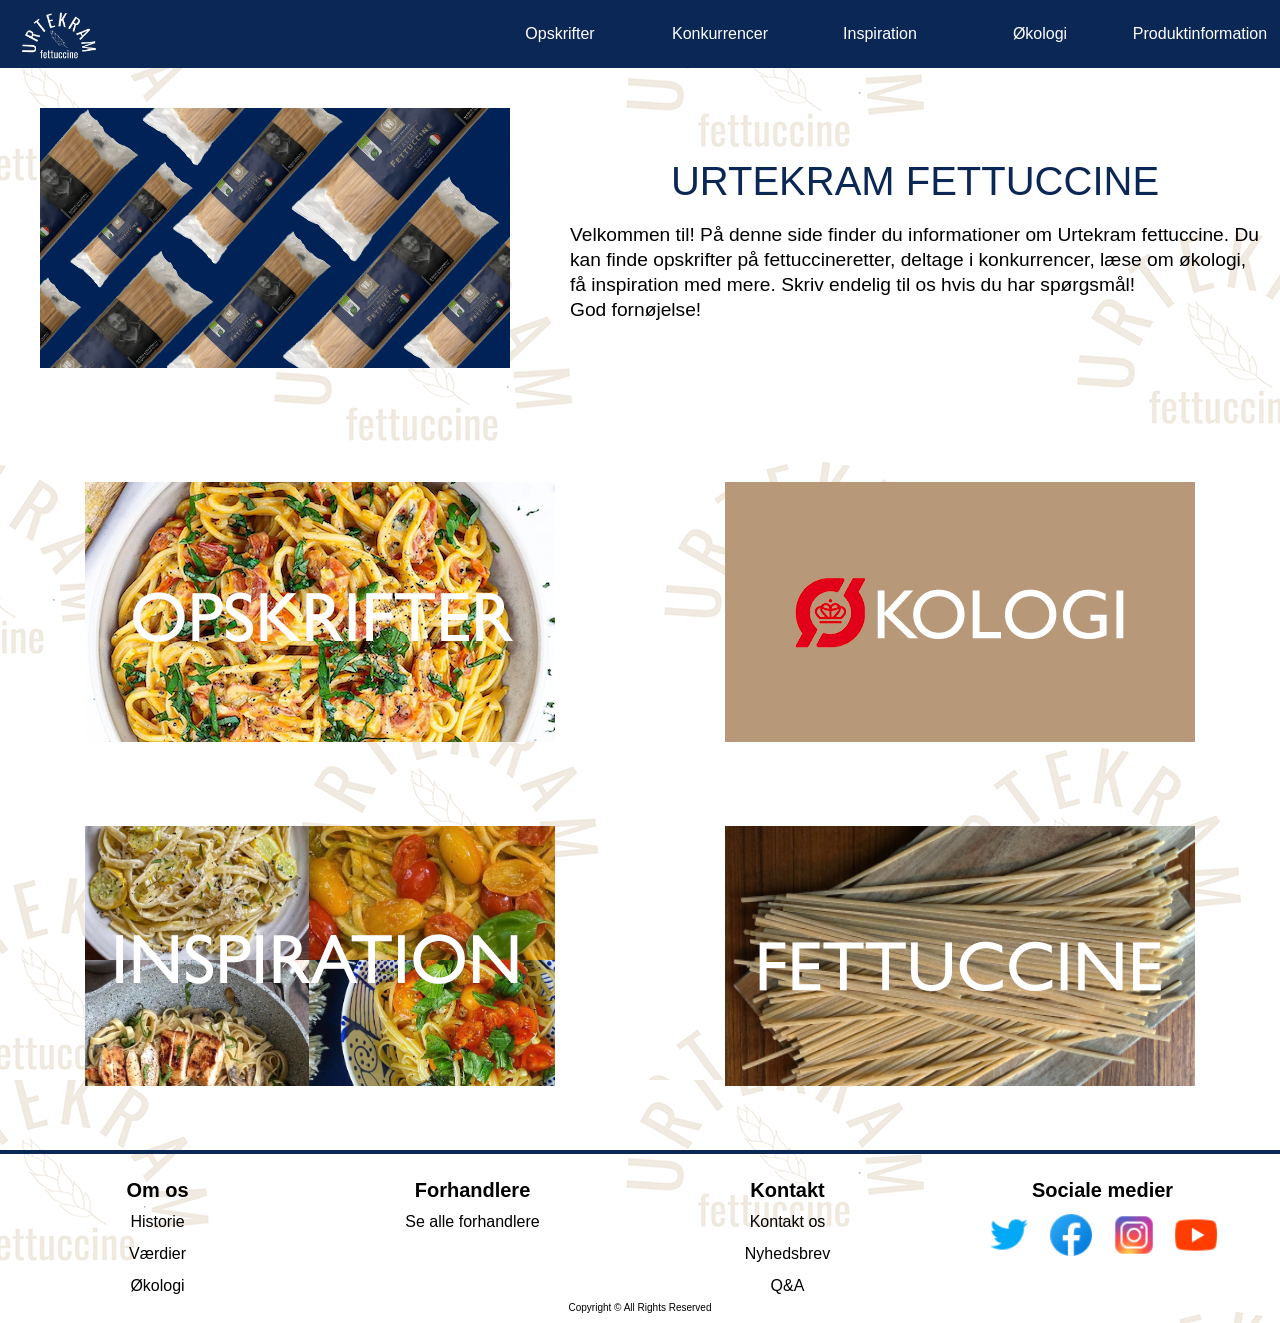
<file: Fettucine-eksamen1.sem(portfolio)/index.html>
<!DOCTYPE html>
<html lang="en">
  <head>
    <meta charset="UTF-8" />
    <meta http-equiv="X-UA-Compatible" content="IE=edge" />
    <meta name="viewport" content="width=device-width, initial-scale=1.0" />
    <link rel="stylesheet" href="styles.css" />
    <title>Urtekram fettuccine</title>
    <meta
      name="description"
      content="En side hvor du finder information, opskrifter, konkurrencer, 
    og inspiration til pastaretter med Urtekram fettuccine"
    />
  </head>
  <body class="page__body">
    <!-- Navigationsbar -->
    <header>
      <nav class="navigation__container">
        <!-- Mobil ikon -->
        <label for="mobileicon" class="mobileiconlabel">&#9776;</label>
        <input type="checkbox" id="mobileicon" class="mobileicon" />

        <!-- Menu items -->
        <div class="menuitems__container">
          <a href="opskrifter.html" class="menuitem">Opskrifter</a>
          <a href="konkurrence.html" class="menuitem">Konkurrencer</a>
          <a href="inspiration.html" class="menuitem">Inspiration</a>
          <a href="økologi.html" class="menuitem">Økologi</a>
          <a href="produktinfo.html" class="menuitem">Produktinformation</a>
        </div>

        <!-- Logo -->
        <a href="index.html"
          ><img class="companylogo" src="images/logo.png" alt="logo"
        /></a>
      </nav>
    </header>

    <!-- Første sektion med billede og tekst om Urtekram -->
    <div>
      <section class="container">
        <div>
          <img
            class="container_mainpicture"
            src="images/slider_image.png"
            alt="urtekram fettucine"
          />
        </div>

        <div class="container_text">
          <h1 class="title">Urtekram fettuccine</h1>
          <br />
          <p class="sub_title">
            Velkommen til! På denne side finder du informationer om Urtekram
            fettuccine. Du kan finde opskrifter på fettuccineretter, deltage i
            konkurrencer, læse om økologi, få inspiration med mere. Skriv
            endelig til os hvis du har spørgsmål!
            <br />
            God fornøjelse!
          </p>
        </div>
      </section>

      <!-- Main sektion -->
      <main class="image_container">
        <div>
          <a href="opskrifter.html"
            ><img class="image" src="images/opskrifter.png" alt="opskriftside"
          /></a>
        </div>

        <div>
          <a href="økologi.html"
            ><img class="image" src="images/øko.png" alt="økologiside"
          /></a>
        </div>

        <div>
          <a href="inspiration.html"
            ><img
              class="image"
              src="images/inspiration.png"
              alt="inspirationsside"
          /></a>
        </div>

        <div>
          <a href="produktinfo.html"
            ><img
              class="image"
              src="images/fettuccine.png"
              alt="side om fettuccine"
          /></a>
        </div>
      </main>
    </div>

    <!-- Footer -->
    <footer class="footer">
      <ul class="row">
        <li>
          <h2>Om os</h2>
          <ul>
            <li>Historie</li>
            <li>Værdier</li>
            <li>Økologi</li>
          </ul>
        </li>

        <li>
          <h2>Forhandlere</h2>
          <ul>
            <li>Se alle forhandlere</li>
          </ul>
        </li>

        <li>
          <h2>Kontakt</h2>
          <ul>
            <li>Kontakt os</li>
            <li>Nyhedsbrev</li>
            <li>Q&A</li>
          </ul>
        </li>

        <li>
          <h2>Sociale medier</h2>
          <div>
            <a href="https://twitter.com/urtekram"
              ><img
                src="images/twittericon.png"
                alt="twittericon"
                class="some_icon"
            /></a>
            <a href="https://www.facebook.com/urtekram/"
              ><img
                src="images/facebookicon.png"
                alt="facebookicon"
                class="some_icon"
            /></a>
            <a href="https://www.instagram.com/urtekram/?hl=da"
              ><img
                src="images/instagramicon.png"
                alt="instagramicon"
                class="some_icon"
            /></a>
            <a href="https://www.youtube.com/channel/UCISYiJNt73F38brJAi-YtcA"
              ><img
                src="images/youtubeicon.png"
                alt="youtubeicon"
                class="some_icon"
            /></a>
          </div>
        </li>
      </ul>
      <p class="copyright">Copyright © All Rights Reserved</p>
    </footer>
  </body>
</html>
</file>
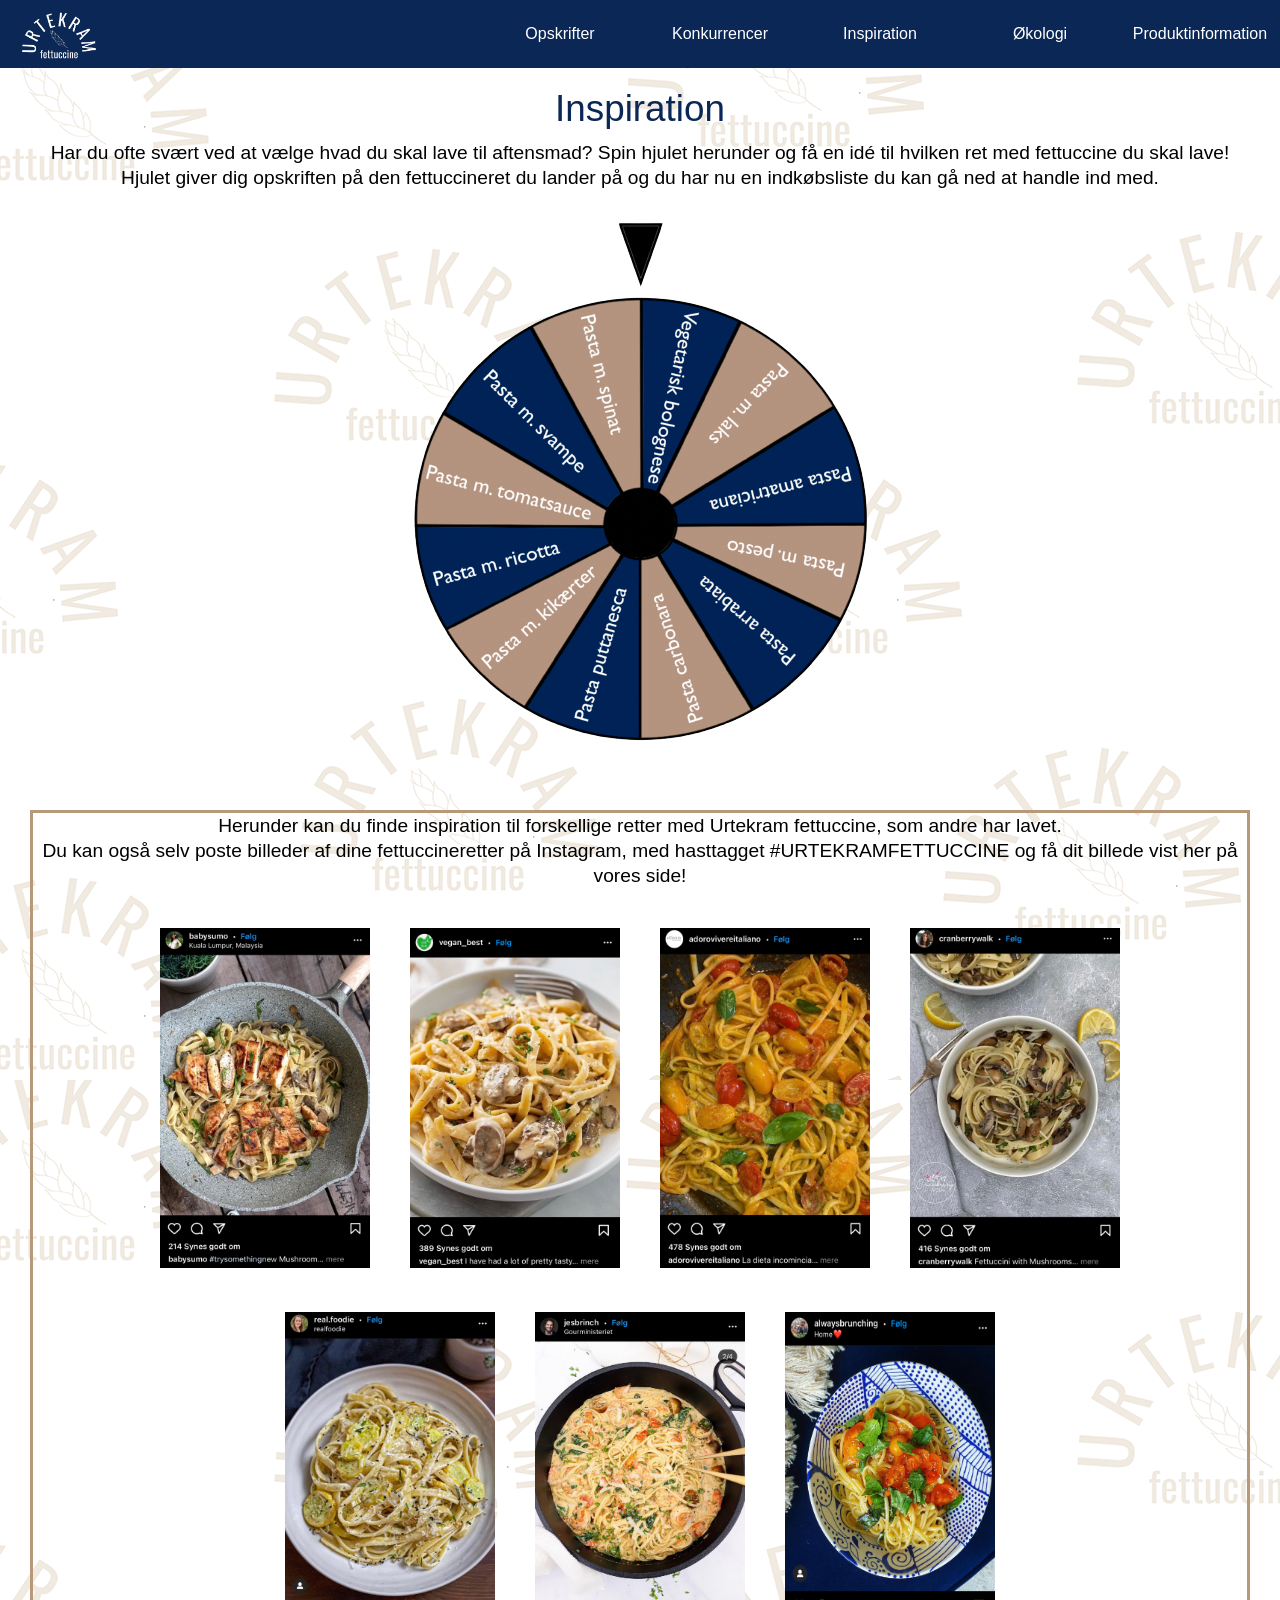
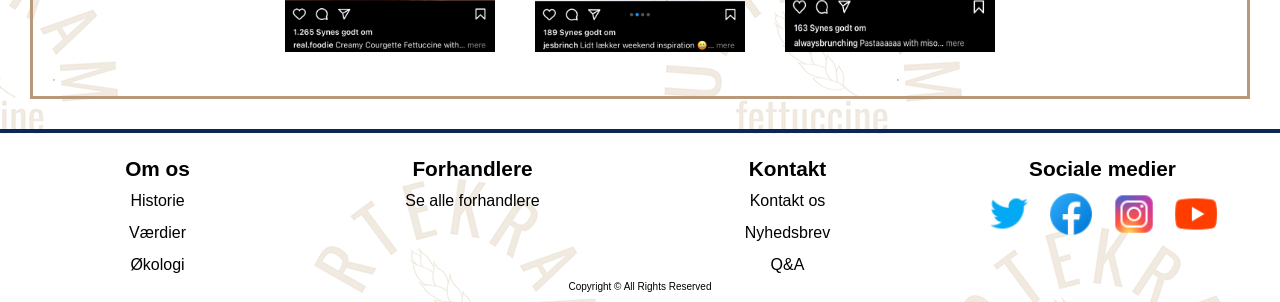
<file: Fettucine-eksamen1.sem(portfolio)/inspiration.html>
<!DOCTYPE html>
<html lang="en">
<head>
    <meta charset="UTF-8">
    <meta http-equiv="X-UA-Compatible" content="IE=edge">
    <meta name="viewport" content="width=device-width, initial-scale=1.0">
    <link rel="stylesheet" href="inspiration.css">
    <title>Urtekram fettuccine- Inspiration</title>
    <meta name= "description" content="En side hvor du finder information, opskrifter, konkurrencer, 
    og inspiration til pastaretter med Urtekram fettuccine">
</head>
  <body class="page__body">
  
    <!-- Navigationsbar -->
    <header>
      <nav class="navigation__container">

        <!-- Mobil ikon -->
        <label for="mobileicon" class="mobileiconlabel">&#9776;</label>
        <input type="checkbox" id="mobileicon" class="mobileicon">
        
        <!-- Menu items -->
          <div class="menuitems__container">
            <a href="opskrifter.html" class="menuitem">Opskrifter</a>
            <a href="konkurrence.html" class="menuitem">Konkurrencer</a>
            <a href="inspiration.html" class="menuitem">Inspiration</a>
            <a href="økologi.html" class="menuitem">Økologi</a>  
            <a href="produktinfo.html" class="menuitem">Produktinformation</a>   
          </div>

            <!-- Logo -->
            <a href="index.html"><img class="companylogo" src="images/logo.png" alt="logo"></a> 
      </nav>
    </header> 

    <!-- Første sektion med lykkehjul -->
    <section class="firstcontainer">
      <div>
        <h1 class="heading_title">Inspiration</h1>
          <p class="sub_title"> 
            Har du ofte svært ved at vælge hvad du skal lave til aftensmad?
            Spin hjulet herunder og få en idé til hvilken ret med fettuccine du 
            skal lave! 
            <br>
            Hjulet giver dig opskriften på den fettuccineret
            du lander på og du har nu en indkøbsliste du kan gå ned at handle ind 
            med.
          </p>
      </div>

      <div>
        <img class="spinthewheel" src="inspiration_images/lykkehjul.png" alt="lykkehjul">
      </div>
    </section>

    <!-- Main sektion med instagrambilleder -->
    <main class="second_container">
      <p class="text"> 
        Herunder kan du finde inspiration til 
        forskellige retter med Urtekram fettuccine, som andre har lavet. 
        <br>
        Du kan også selv poste billeder af dine fettuccineretter på Instagram, 
        med hasttagget #URTEKRAMFETTUCCINE og få dit billede vist her på 
        vores side!
      </p>
        <div class="image_container">
          <div><img class="images" src="inspiration_images/inspiration1.png" alt="fettucine inspiration1"></div>
          <div><img class="images" src="inspiration_images/inspiration2.png" alt="fettucine inspiration2"></div>
          <div><img class="images" src="inspiration_images/inspiration3.png" alt="fettucine inspiration3"></div>
          <div><img class="images" src="inspiration_images/inspiration4.png" alt="fettucine inspiration4"></div>
          <div><img class="images" src="inspiration_images/inspiration5.png" alt="fettucine inspiration5"></div>
          <div><img class="images" src="inspiration_images/inspiration6.png" alt="fettucine inspiration6"></div>
          <div><img class="images" src="inspiration_images/inspiration7.png" alt="fettucine inspiration7"></div>
        </div>
    </main>

    <!-- Footer -->
    <footer class="footer">
      <ul class="row">
        <li>
          <h2>Om os</h2>
            <ul>
              <li>Historie</li>
              <li>Værdier</li>
              <li>Økologi</li>
            </ul>
        </li> 

        <li>
          <h2>Forhandlere</h2>
            <ul>
              <li>Se alle forhandlere</li>
            </ul>
        </li>
      
        <li>
          <h2>Kontakt</h2>
            <ul>
              <li>Kontakt os</li>
              <li>Nyhedsbrev</li>
              <li>Q&A</li>
            </ul>
        </li>
      
        <li>
          <h2>Sociale medier</h2>
            <div>
              <a href="https://twitter.com/urtekram"><img src="images/twittericon.png" alt="twittericon" class="some_icon"></a>
              <a href="https://www.facebook.com/urtekram/"><img src="images/facebookicon.png" alt="facebookicon" class="some_icon"></a>
              <a href="https://www.instagram.com/urtekram/?hl=da"><img src="images/instagramicon.png" alt="instagramicon" class="some_icon"></a>
              <a href="https://www.youtube.com/channel/UCISYiJNt73F38brJAi-YtcA"><img src="images/youtubeicon.png" alt="youtubeicon" class="some_icon"></a>
            </div>
        </li>
      </ul>
        <p class="copyright">Copyright © All Rights Reserved</p>
    </footer>
  </body>
</html>
</file>
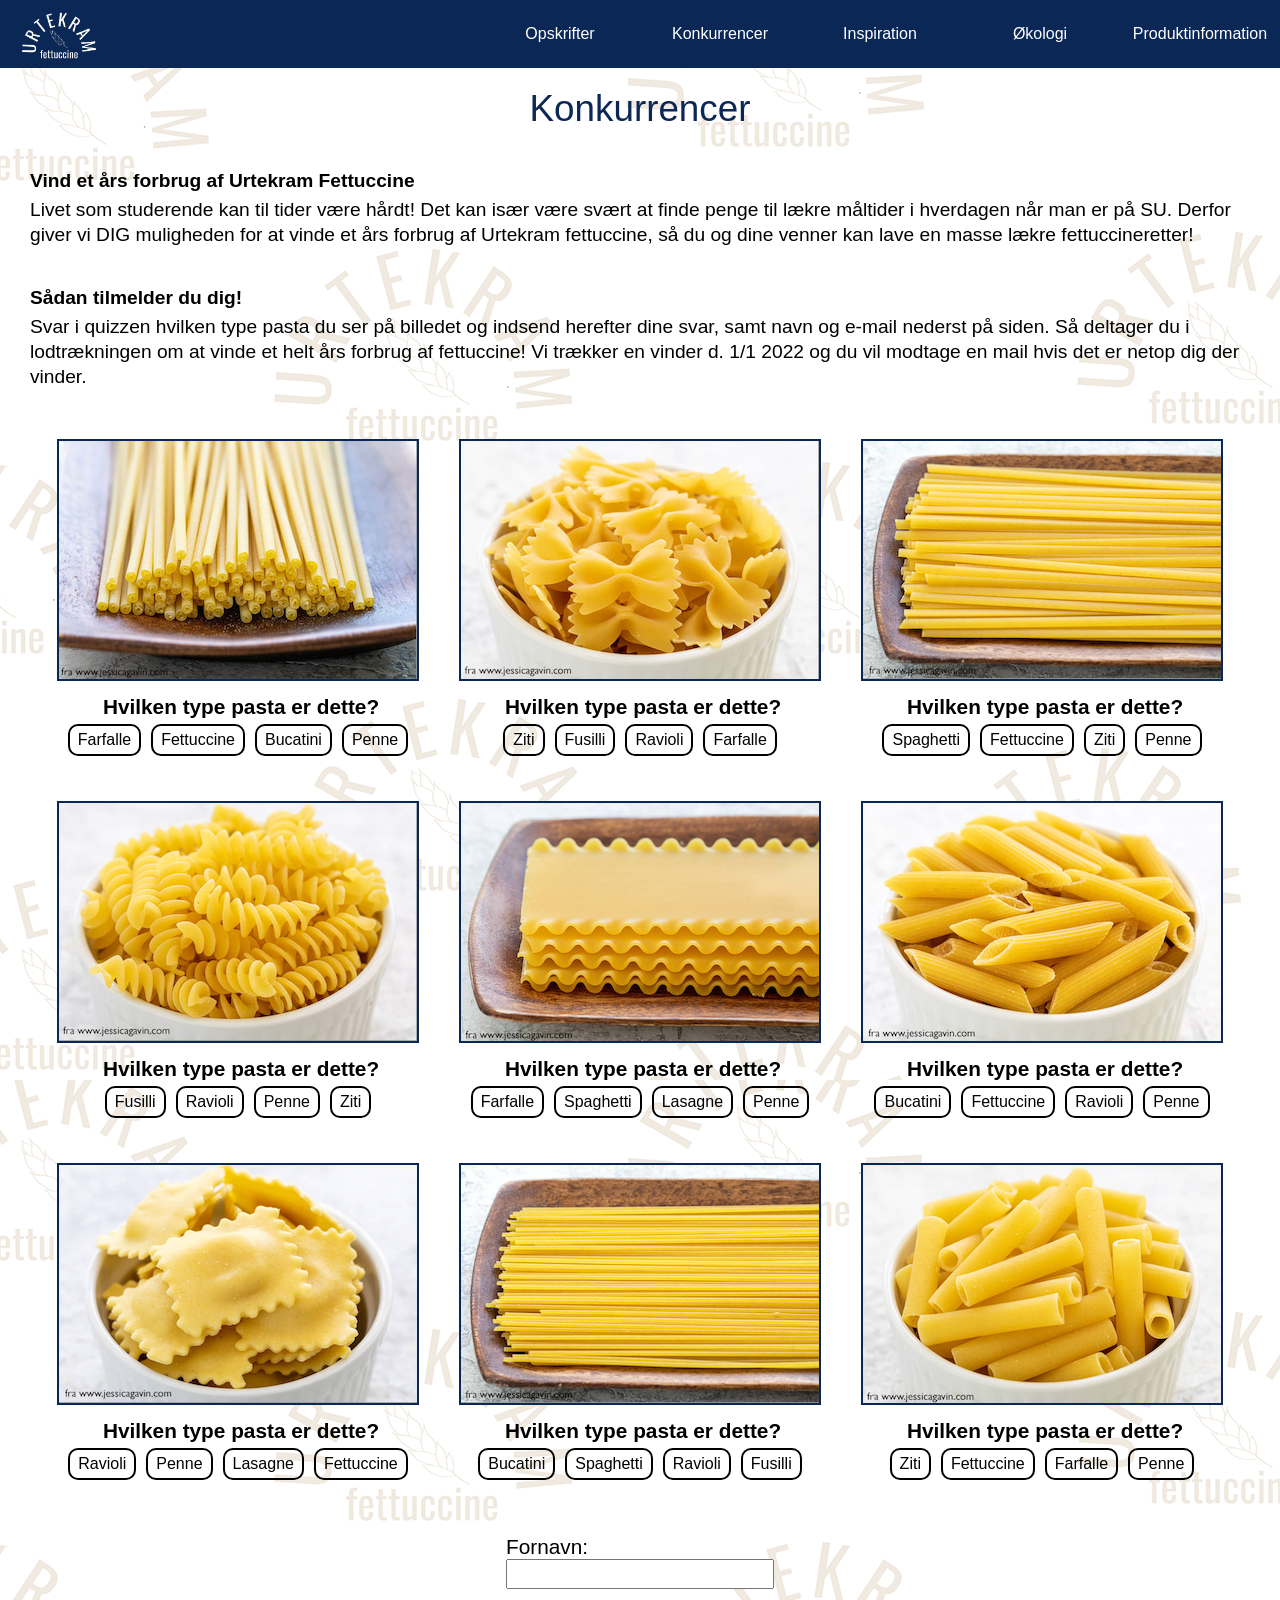
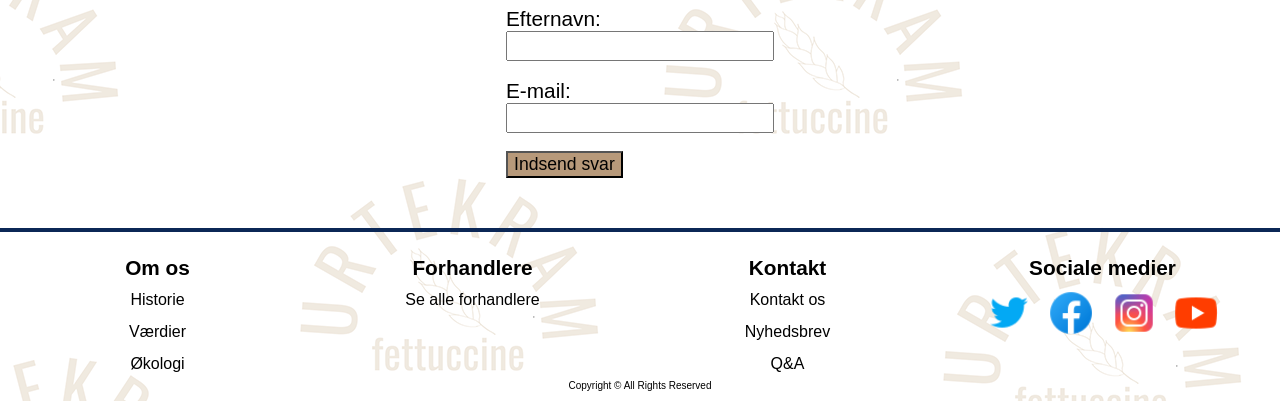
<file: Fettucine-eksamen1.sem(portfolio)/konkurrence.html>
<!DOCTYPE html>
<html lang="en">
<head>
    <meta charset="UTF-8">
    <meta http-equiv="X-UA-Compatible" content="IE=edge">
    <meta name="viewport" content="width=device-width, initial-scale=1.0">
    <link rel="stylesheet" href="konkurrence.css">
    <title>Urtekram fettuccine- Konkurrencer</title>
    <meta name= "description" content="En side hvor du finder information, opskrifter, konkurrencer, 
    og inspiration til pastaretter med Urtekram fettuccine">
</head>
  <body class="page__body">
  
    <!-- Navigationsbar -->
    <header>
      <nav class="navigation__container">

        <!-- Mobil ikon -->
        <label for="mobileicon" class="mobileiconlabel">&#9776;</label>
        <input type="checkbox" id="mobileicon" class="mobileicon">
        
          <!-- Menu items -->
          <div class="menuitems__container">
            <a href="opskrifter.html" class="menuitem">Opskrifter</a>
            <a href="konkurrence.html" class="menuitem">Konkurrencer</a>
            <a href="inspiration.html" class="menuitem">Inspiration</a>
            <a href="økologi.html" class="menuitem">Økologi</a>  
            <a href="produktinfo.html" class="menuitem">Produktinformation</a>   
          </div>

            <!-- Logo -->
            <a href="index.html"><img class="companylogo" src="images/logo.png" alt="logo"></a> 
      </nav>
    </header> 

    <!-- Første sektion med info om konkurrencen -->
    <section>
      <h1 class="heading_title">Konkurrencer</h1>
        <h2 class="sub_title">Vind et års forbrug af Urtekram Fettuccine</h2>
          <p class="text">
            Livet som studerende kan til tider være hårdt! Det kan især være svært
            at finde penge til lækre måltider i hverdagen når man er på SU. Derfor
            giver vi DIG muligheden for at vinde et års forbrug af Urtekram 
            fettuccine, så du og dine venner kan lave en masse lækre fettuccineretter!
          </p>

        <h3 class="sub_title">Sådan tilmelder du dig!</h3>
          <p class="text">
            Svar i quizzen hvilken type pasta du ser på billedet og indsend herefter dine
            svar, samt navn og e-mail nederst på siden. Så deltager du i lodtrækningen om at vinde et helt års 
            forbrug af fettuccine! Vi trækker en vinder d. 1/1 2022 og du vil modtage 
            en mail hvis det er netop dig der vinder.
          </p>
    </section>

    <!-- Main sektion med konkurrence -->
    <main>
      <div class="main_container">
        <div class="box">
          <img class="container_image" src="konkurrence_images/bucatini.png" alt="bucatini pasta">
            <h2 class="question">Hvilken type pasta er dette?</h2>
              <div class="all_answers">
                <p class="answer">Farfalle</p>
                <p class="answer">Fettuccine</p>
                <p class="answer">Bucatini</p>
                <p class="answer">Penne</p>
              </div>
        </div>

        <div class="box">
          <img class="container_image" src="konkurrence_images/farfalle.png" alt="farfalle pasta">
            <h2 class="question">Hvilken type pasta er dette?</h2>
              <div class="all_answers">
                <p class="answer">Ziti</p>
                <p class="answer">Fusilli</p>
                <p class="answer">Ravioli</p>
                <p class="answer">Farfalle</p>
              </div>
        </div>

        <div class="box">
          <img class="container_image" src="konkurrence_images/fettuccine.png" alt="fettuccine pasta">
            <h2 class="question">Hvilken type pasta er dette?</h2>
              <div class="all_answers">
                <p class="answer">Spaghetti</p>
                <p class="answer">Fettuccine</p>
                <p class="answer">Ziti</p>
                <p class="answer">Penne</p>
              </div>
        </div>

        <div class="box">
          <img class="container_image" src="konkurrence_images/fusilli.png" alt="fusilli pasta">
            <h2 class="question">Hvilken type pasta er dette?</h2>
              <div class="all_answers">
                <p class="answer">Fusilli</p>
                <p class="answer">Ravioli</p>
                <p class="answer">Penne</p>
                <p class="answer">Ziti</p>
              </div>
        </div>

        <div class="box">
          <img class="container_image" src="konkurrence_images/lasagne.png" alt="lasagne pasta">
            <h2 class="question">Hvilken type pasta er dette?</h2>
              <div class="all_answers">
                <p class="answer">Farfalle</p>
                <p class="answer">Spaghetti</p>
                <p class="answer">Lasagne</p>
                <p class="answer">Penne</p>
              </div>
        </div>

        <div class="box">
          <img class="container_image" src="konkurrence_images/penne.png" alt="penne pasta">
            <h2 class="question">Hvilken type pasta er dette?</h2>
              <div class="all_answers">
                <p class="answer">Bucatini</p>
                <p class="answer">Fettuccine</p>
                <p class="answer">Ravioli</p>
                <p class="answer">Penne</p>
              </div>
        </div>

        <div class="box">
          <img class="container_image" src="konkurrence_images/ravioli.png" alt="ravioli pasta">
            <h2 class="question">Hvilken type pasta er dette?</h2>
              <div class="all_answers">
                <p class="answer">Ravioli</p>
                <p class="answer">Penne</p>
                <p class="answer">Lasagne</p>
                <p class="answer">Fettuccine</p>
              </div>
        </div>

        <div class="box">
          <img class="container_image" src="konkurrence_images/spaghetti.png" alt="spaghetti pasta">
            <h2 class="question">Hvilken type pasta er dette?</h2>
              <div class="all_answers">
                <p class="answer">Bucatini</p>
                <p class="answer">Spaghetti</p>
                <p class="answer">Ravioli</p>
                <p class="answer">Fusilli</p>
              </div>
        </div>

        <div class="box">
          <img class="container_image" src="konkurrence_images/ziti.png" alt="ziti pasta">
            <h2 class="question">Hvilken type pasta er dette?</h2>
              <div class="all_answers">
                <p class="answer">Ziti</p>
                <p class="answer">Fettuccine</p>
                <p class="answer">Farfalle</p>
                <p class="answer">Penne</p>
              </div>
        </div>
      </div>
    </main>

    <div class="input">
      <form action="/action_page.php">
        <label for="fname">Fornavn:</label><br>
        <input class="inputbox" type="text" id="fname" name="fname">
        <br><br>
        <label for="lname">Efternavn:</label><br>
        <input class="inputbox" type="text" id="lname" name="lname">
        <br><br>
        <label for="email">E-mail:</label><br>
        <input class="inputbox" type="text" id="email" name="e-mail">
        <br><br>
        <input class="input_button" type="submit" value="Indsend svar">
      </form> 
    </div>

    <!-- Footer -->
    <footer class="footer">
      <ul class="row">
        <li>
          <h2>Om os</h2>
            <ul>
              <li>Historie</li>
              <li>Værdier</li>
              <li>Økologi</li>
            </ul>
        </li> 
      
        <li>
          <h2>Forhandlere</h2>
            <ul>
              <li>Se alle forhandlere</li>
            </ul>
        </li>
      
        <li>
          <h2>Kontakt</h2>
            <ul>
              <li>Kontakt os</li>
              <li>Nyhedsbrev</li>
              <li>Q&A</li>
            </ul>
        </li>
      
        <li>
          <h2>Sociale medier</h2>
            <div>
              <a href="https://twitter.com/urtekram"><img src="images/twittericon.png" alt="twittericon" class="some_icon"></a>
              <a href="https://www.facebook.com/urtekram/"><img src="images/facebookicon.png" alt="facebookicon" class="some_icon"></a>
              <a href="https://www.instagram.com/urtekram/?hl=da"><img src="images/instagramicon.png" alt="instagramicon" class="some_icon"></a>
              <a href="https://www.youtube.com/channel/UCISYiJNt73F38brJAi-YtcA"><img src="images/youtubeicon.png" alt="youtubeicon" class="some_icon"></a>
            </div>
        </li>
      </ul>
        <p class="copyright">Copyright © All Rights Reserved</p>
    </footer>
  </body>
</html>
</file>
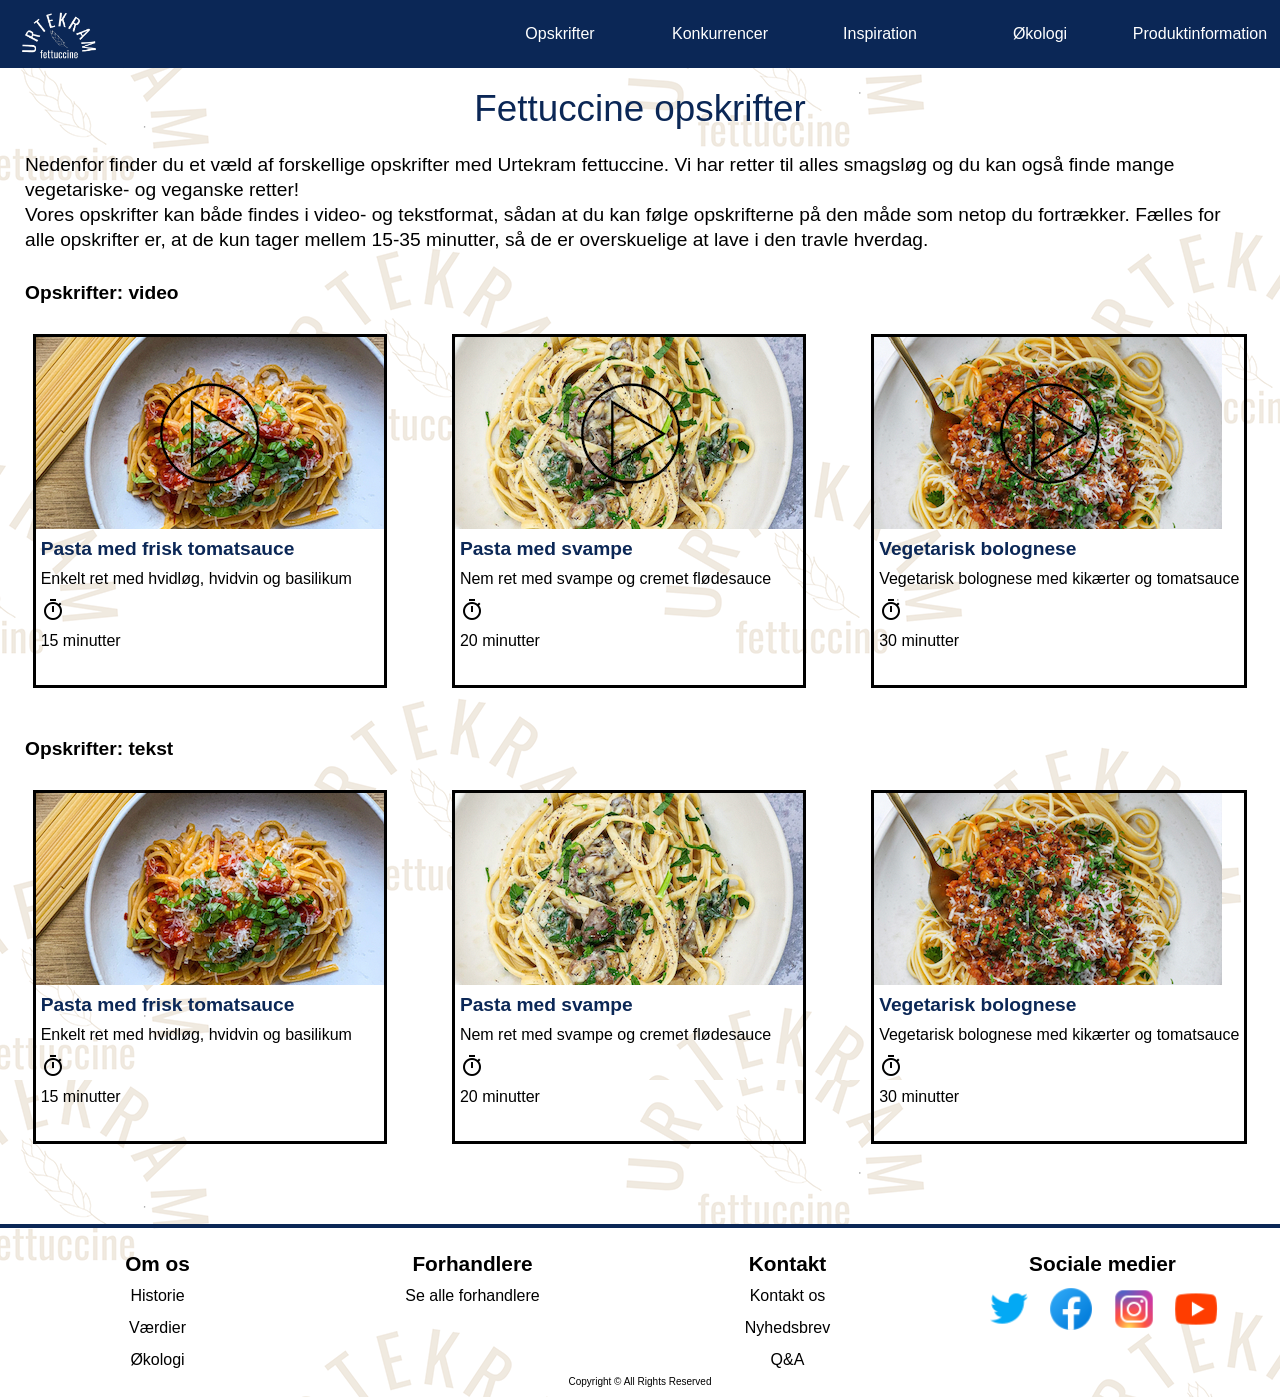
<file: Fettucine-eksamen1.sem(portfolio)/opskrifter.html>
<!DOCTYPE html>
<html lang="en">
<head>
    <meta charset="UTF-8">
    <meta http-equiv="X-UA-Compatible" content="IE=edge">
    <meta name="viewport" content="width=device-width, initial-scale=1.0">
    <link rel="stylesheet" href="opskrifter.css">
    <link href="https://fonts.googleapis.com/icon?family=Material+Icons" rel="stylesheet">
    <title>Urtekram fettuccine- Opskrifter</title>
    <meta name= "description" content="En side hvor du finder information, opskrifter, konkurrencer, 
    og inspiration til pastaretter med Urtekram fettuccine">
</head>
  <body class="page__body">
    
    <!-- Navigationsbar -->
    <header>
      <nav class="navigation__container">

        <!-- Mobil ikon -->
        <label for="mobileicon" class="mobileiconlabel">&#9776;</label>
        <input type="checkbox" id="mobileicon" class="mobileicon">
        
          <!-- Menu items -->
          <div class="menuitems__container">
            <a href="opskrifter.html" class="menuitem">Opskrifter</a>
            <a href="konkurrence.html" class="menuitem">Konkurrencer</a>
            <a href="inspiration.html" class="menuitem">Inspiration</a>
            <a href="økologi.html" class="menuitem">Økologi</a>  
            <a href="produktinfo.html" class="menuitem">Produktinformation</a>   
          </div>

            <!-- Logo -->
            <a href="index.html"><img class="companylogo" src="images/logo.png" alt="logo"></a> 
      </nav>
    </header> 

    <!-- Første sektion med tekst om opskrifter -->
    <section class="heading_container">
      <div class="first">
        <img class="heading_image" src="opskrift_images/opskriftbillede.png" alt="fettuccine pastaret">
      </div>
    
      <div class="second">
        <h1 class="heading_title">Fettuccine opskrifter</h1>
        <br>
          <p class="heading_text">
            Nedenfor finder du et væld af forskellige opskrifter med Urtekram fettuccine. 
            Vi har retter til alles smagsløg og du kan også finde mange vegetariske- og 
            veganske retter! 
            <br>
            Vores opskrifter kan både findes i video- og tekstformat, sådan at du kan følge opskrifterne
            på den måde som netop du fortrækker. Fælles for alle opskrifter er, at de
            kun tager mellem 15-35 minutter, så de er overskuelige at lave i den 
            travle hverdag. 
          </p>
      </div>
    </section>
    
    <!-- Main sektion -->
    <main>
      <h3 class="text_header">Opskrifter: video</h3>
        <div class="image_container1">
          <div class="box">
            <img class="picture" src="opskrift_images/videoopskrift1.png" alt="pasta med tomat">
              <h2 class="recipe_title">Pasta med frisk tomatsauce</h2>
                <p class="sub_title">Enkelt ret med hvidløg, hvidvin og basilikum</p>
                <i class="material-icons">timer</i>
                  <p class="sub_title">15 minutter</p>
          </div>
  
          <div class="box">
            <img class="picture" src="opskrift_images/videoopskrift2.png" alt="pasta med svampe">
              <h2 class="recipe_title">Pasta med svampe</h2>
                <p class="sub_title">Nem ret med svampe og cremet flødesauce</p>
                <i class="material-icons">timer</i>
                  <p class="sub_title">20 minutter</p>
          </div>
  
          <div class="box">
            <img class="picture" src="opskrift_images/videoopskrift3.png" alt="vegetarisk pasta">
              <h2 class="recipe_title">Vegetarisk bolognese</h2>
                <p class="sub_title">Vegetarisk bolognese med kikærter og tomatsauce</p>
                <i class="material-icons">timer</i>
                  <p class="sub_title">30 minutter</p>
          </div>
        </div>

        <h3 class="text_header">Opskrifter: tekst</h3>
        <div class="image_container2">
          <div class="box">
            <img class="picture" src="opskrift_images/opskrift1.png" alt="pasta med tomat">
              <h2 class="recipe_title">Pasta med frisk tomatsauce</h2>
                <p class="sub_title">Enkelt ret med hvidløg, hvidvin og basilikum</p>
                <i class="material-icons">timer</i>
                  <p class="sub_title">15 minutter</p>
          </div>

          <div class="box">
            <img class="picture" src="opskrift_images/opskrift2.png" alt="pasta med svampe">
              <h2 class="recipe_title">Pasta med svampe</h2>
                <p class="sub_title">Nem ret med svampe og cremet flødesauce</p>
                <i class="material-icons">timer</i>
                  <p class="sub_title">20 minutter</p>
          </div>

          <div class="box">
            <img class="picture" src="opskrift_images/opskrift3.png" alt="vegetarisk pasta">
              <h2 class="recipe_title">Vegetarisk bolognese</h2>
                <p class="sub_title">Vegetarisk bolognese med kikærter og tomatsauce</p>
                <i class="material-icons">timer</i>
                  <p class="sub_title">30 minutter</p>
          </div>
        </div>
    </main>

    <!-- Footer -->
    <footer class="footer">
      <ul class="row">
        <li>
          <h2>Om os</h2>
            <ul>
              <li>Historie</li>
              <li>Værdier</li>
              <li>Økologi</li>
            </ul>
        </li> 
      
        <li>
          <h2>Forhandlere</h2>
            <ul>
              <li>Se alle forhandlere</li>
            </ul>
        </li>
      
        <li>
          <h2>Kontakt</h2>
            <ul>
              <li>Kontakt os</li>
              <li>Nyhedsbrev</li>
              <li>Q&A</li>
            </ul>
        </li>
        
        <li>
          <h2>Sociale medier</h2>
            <div>
              <a href="https://twitter.com/urtekram"><img src="images/twittericon.png" alt="twittericon" class="some_icon"></a>
              <a href="https://www.facebook.com/urtekram/"><img src="images/facebookicon.png" alt="facebookicon" class="some_icon"></a>
              <a href="https://www.instagram.com/urtekram/?hl=da"><img src="images/instagramicon.png" alt="instagramicon" class="some_icon"></a>
              <a href="https://www.youtube.com/channel/UCISYiJNt73F38brJAi-YtcA"><img src="images/youtubeicon.png" alt="youtubeicon" class="some_icon"></a>
            </div>
        </li>
      </ul>
        <p class="copyright">Copyright © All Rights Reserved</p>
    </footer>
  </body>
</html>
</file>
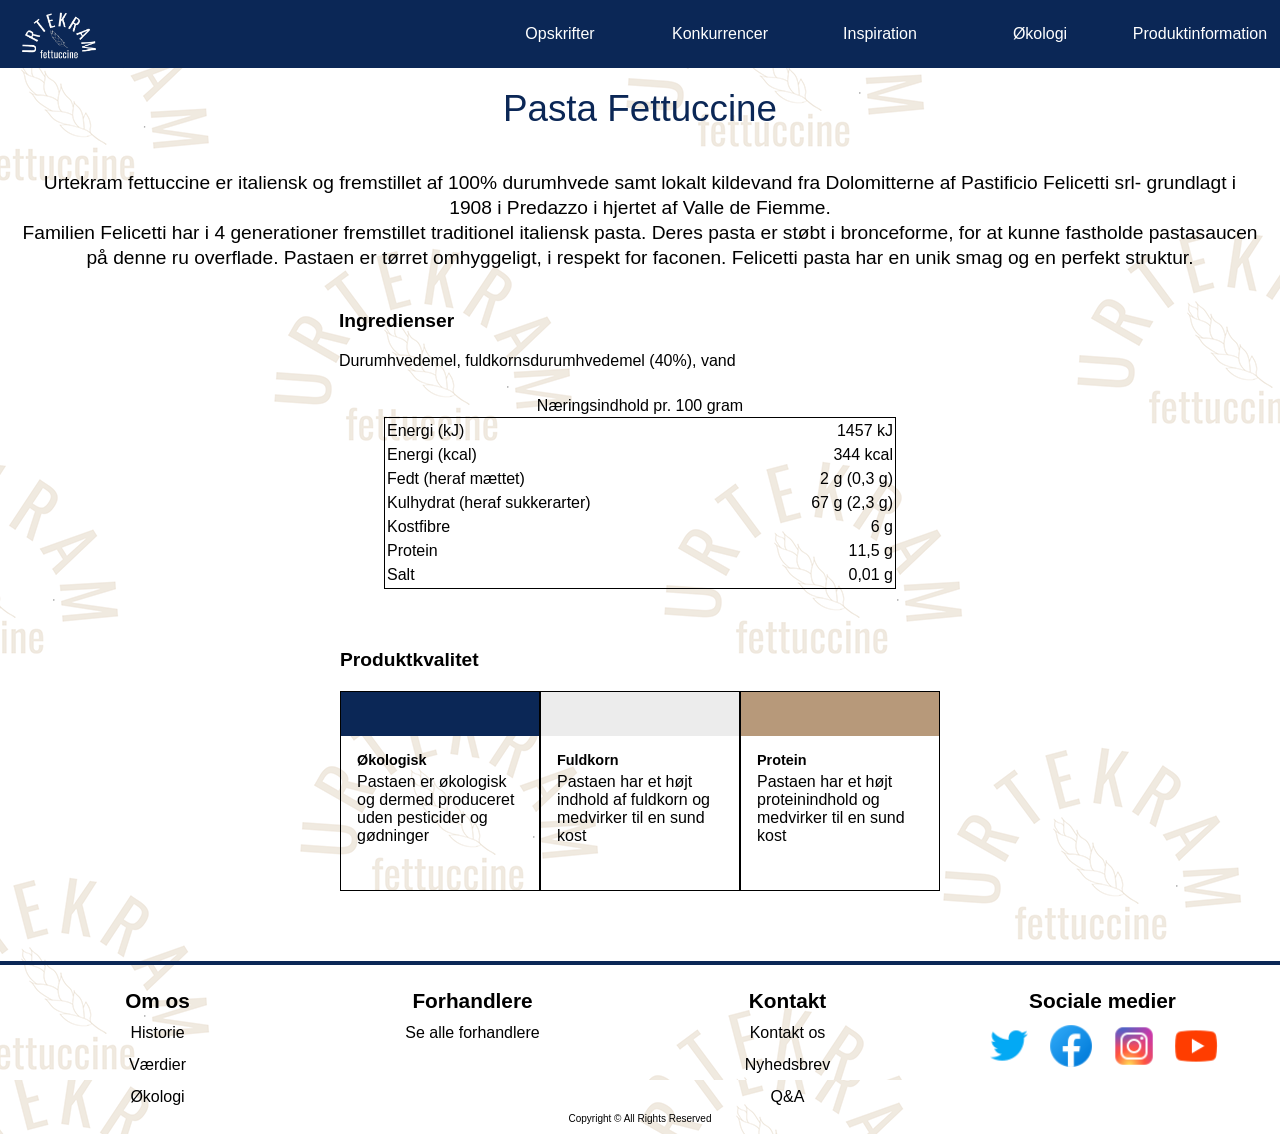
<file: Fettucine-eksamen1.sem(portfolio)/produktinfo.html>
<!DOCTYPE html>
<html lang="en">
<head>
    <meta charset="UTF-8">
    <meta http-equiv="X-UA-Compatible" content="IE=edge">
    <meta name="viewport" content="width=device-width, initial-scale=1.0">
    <link rel="stylesheet" href="produktinfo.css">
    <title>Urtekram fettuccine- Produktinformation</title>
    <meta name= "description" content="En side hvor du finder information, opskrifter, konkurrencer, 
    og inspiration til pastaretter med Urtekram fettuccine">
</head>
  <body class="page__body">
    
    <!-- Navigationsbar -->
    <header>
      <nav class="navigation__container">

        <!-- Mobil ikon -->
        <label for="mobileicon" class="mobileiconlabel">&#9776;</label>
        <input type="checkbox" id="mobileicon" class="mobileicon">
        
          <!-- Menu items -->
          <div class="menuitems__container">
            <a href="opskrifter.html" class="menuitem">Opskrifter</a>
            <a href="konkurrence.html" class="menuitem">Konkurrencer</a>
            <a href="inspiration.html" class="menuitem">Inspiration</a>
            <a href="økologi.html" class="menuitem">Økologi</a>  
            <a href="produktinfo.html" class="menuitem">Produktinformation</a>   
          </div>

            <!-- Logo -->
            <a href="index.html"><img class="companylogo" src="images/logo.png" alt="logo"></a> 
      </nav>
    </header> 

    <!-- Første sektion med tekst om Urtekram fettuccine -->
    <section>
      <h1 class="title">Pasta Fettuccine</h1>
        <p class="text">
          Urtekram fettuccine er italiensk og fremstillet af 100% durumhvede 
          samt lokalt kildevand fra Dolomitterne af Pastificio Felicetti srl- grundlagt
          i 1908 i Predazzo i hjertet af Valle de Fiemme. 
          <br>
          Familien Felicetti har i 
          4 generationer fremstillet traditionel italiensk pasta. Deres pasta er 
          støbt i bronceforme, for at kunne fastholde pastasaucen på denne ru overflade. 
          Pastaen er tørret omhyggeligt, i respekt for faconen. Felicetti pasta 
          har en unik smag og en perfekt struktur.
        </p>
    </section>

    <!-- Sektion med ingrediensliste -->
    <main>      
      <section class="ingredients_section" id="ingredients">
        <h3 class="ingredients_heading"> Ingredienser</h3>
          <p class="ingredients_text">Durumhvedemel, fuldkornsdurumhvedemel (40%), vand</p>

          <table class="nutrition_table">
            <caption>Næringsindhold pr. 100 gram</caption>
            <tr>
              <td>Energi (kJ)</td>
              <td class="nutrition_table_td">1457 kJ</td>
            </tr>
              
            <tr>
              <td>Energi (kcal)</td>
                <td class="nutrition_table_td">344 kcal</td>
            </tr>
              
            <tr>
              <td>Fedt (heraf mættet)</td>
                <td class="nutrition_table_td">2 g (0,3 g)</td>
            </tr>
              
            <tr>
              <td>Kulhydrat (heraf sukkerarter)</td>
              <td class="nutrition_table_td">67 g (2,3 g)</td>
            </tr>
              
            <tr>
              <td>Kostfibre</td>
              <td class="nutrition_table_td">6 g</td>
            </tr>
              
            <tr>
              <td>Protein</td>
              <td class="nutrition_table_td">11,5 g</td>
            </tr>
            
            <tr>
              <td>Salt</td>
              <td class="nutrition_table_td">0,01 g</td>
            </tr>
          </table>
      </section>

      <!-- Sektion med cards -->
      <section class="quality_section" id="quality">
        <h3 class="quality_heading">Produktkvalitet</h3>
          <div class="quality_flexbox">

              <div class="cards">
                <div class="card_top_blue"></div>
                <div class="card_content">
                  <h3 class="card_heading">Økologisk</h3>
                  <p>Pastaen er økologisk og dermed produceret uden pesticider og gødninger</p>
                </div>
              </div>

              <div class="cards">
                <div class="card_top_grey"></div>
                <div class="card_content">
                  <h3 class="card_heading">Fuldkorn</h3>
                    <p>Pastaen har et højt indhold af fuldkorn og medvirker til en sund kost</p>
                </div>
              </div>

              <div class="cards">
                <div class="card_top_brown"></div>
                <div class="card_content">
                  <h3 class="card_heading">Protein</h3>
                    <p>Pastaen har et højt proteinindhold og medvirker til en sund kost</p>
                </div>
              </div>
          </div>    
      </section>
    </main>

    <!-- Footer -->
    <footer class="footer">
      <ul class="row">
        <li>
          <h2>Om os</h2>
            <ul>
              <li>Historie</li>
              <li>Værdier</li>
              <li>Økologi</li>
            </ul>
        </li> 
      
        <li>
          <h2>Forhandlere</h2>
            <ul>
              <li>Se alle forhandlere</li>
            </ul>
        </li>
      
        <li>
          <h2>Kontakt</h2>
            <ul>
              <li>Kontakt os</li>
              <li>Nyhedsbrev</li>
              <li>Q&A</li>
            </ul>
        </li>
      
        <li>
          <h2>Sociale medier</h2>
            <div>
              <a href="https://twitter.com/urtekram"><img src="images/twittericon.png" alt="twittericon" class="some_icon"></a>
              <a href="https://www.facebook.com/urtekram/"><img src="images/facebookicon.png" alt="facebookicon" class="some_icon"></a>
              <a href="https://www.instagram.com/urtekram/?hl=da"><img src="images/instagramicon.png" alt="instagramicon" class="some_icon"></a>
              <a href="https://www.youtube.com/channel/UCISYiJNt73F38brJAi-YtcA"><img src="images/youtubeicon.png" alt="youtubeicon" class="some_icon"></a>
            </div>
        </li>
      </ul>
        <p class="copyright">Copyright © All Rights Reserved</p>
    </footer>
  </body>
</html>
</file>
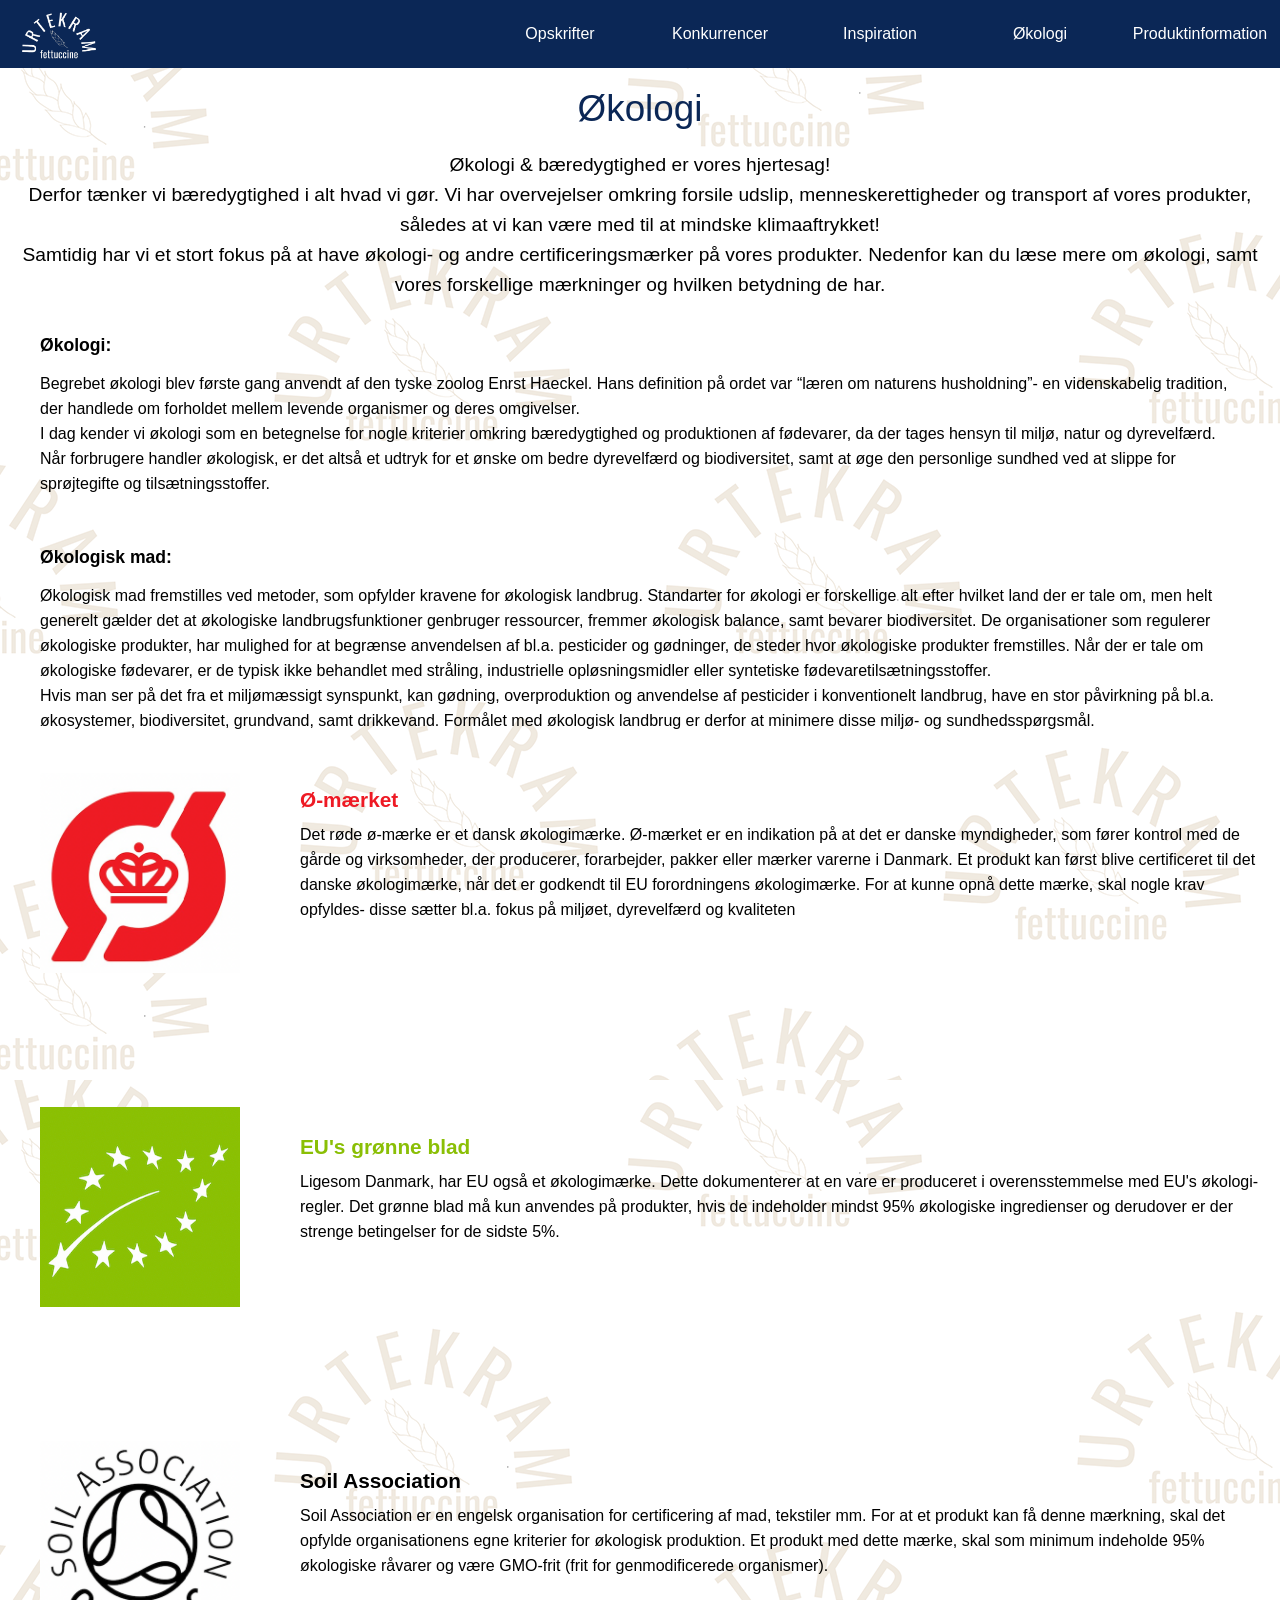
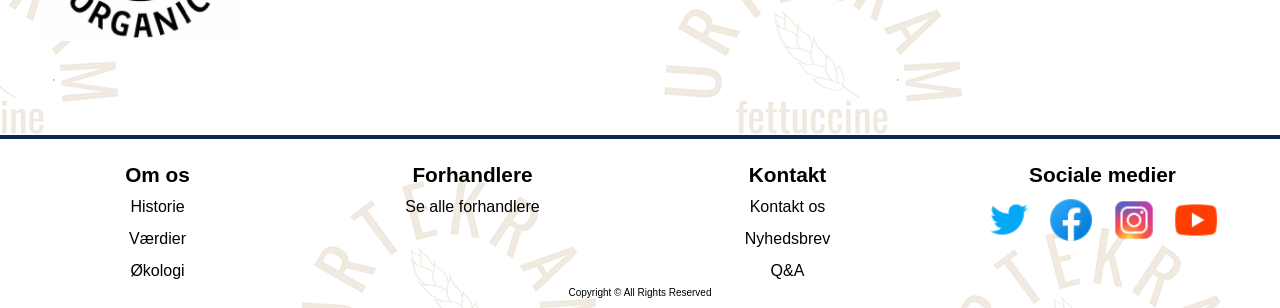
<file: Fettucine-eksamen1.sem(portfolio)/økologi.html>
<!DOCTYPE html>
<html lang="en">
<head>
    <meta charset="UTF-8">
    <meta http-equiv="X-UA-Compatible" content="IE=edge">
    <meta name="viewport" content="width=device-width, initial-scale=1.0">
    <link rel="stylesheet" href="økologi.css">
    <title>Urtekram fettuccine- Økologi</title>
    <meta name= "description" content="En side hvor du finder information, opskrifter, konkurrencer, 
    og inspiration til pastaretter med Urtekram fettuccine">
</head>
  <body class="page__body">
    
    <!-- Navigationsbar -->
    <header>
      <nav class="navigation__container">

        <!-- Mobil ikon -->
        <label for="mobileicon" class="mobileiconlabel">&#9776;</label>
        <input type="checkbox" id="mobileicon" class="mobileicon">
        
          <!-- Menu items -->
          <div class="menuitems__container">
            <a href="opskrifter.html" class="menuitem">Opskrifter</a>
            <a href="konkurrence.html" class="menuitem">Konkurrencer</a>
            <a href="inspiration.html" class="menuitem">Inspiration</a>
            <a href="økologi.html" class="menuitem">Økologi</a>  
            <a href="produktinfo.html" class="menuitem">Produktinformation</a>   
          </div>

            <!-- Logo -->
            <a href="index.html"><img class="companylogo" src="images/logo.png" alt="logo"></a> 
      </nav>
    </header> 

    <!-- 1. sektion med tekst-->
    <section>
      <h1 class="heading_title">Økologi</h1>
        <p class="heading_text">
          Økologi & bæredygtighed er vores hjertesag! 
          <br>
          Derfor tænker vi bæredygtighed i alt hvad vi gør. Vi har overvejelser
          omkring forsile udslip, menneskerettigheder og transport af vores produkter, således at vi
          kan være med til at mindske klimaaftrykket! 
          <br>
          Samtidig har vi et stort fokus på at have økologi- og andre 
          certificeringsmærker på vores produkter. Nedenfor kan du læse mere  
          om økologi, samt vores forskellige mærkninger og hvilken betydning de har. 
          <br>
        </p>
    </section>

    <!-- 2. sektion med tekst-->
    <section>
      <h3 class="sub_title">Økologi:</h3>
        <p class="sub_text">
          Begrebet økologi blev første gang anvendt af den tyske zoolog Enrst Haeckel. 
          Hans definition på ordet var “læren om naturens husholdning”- en 
          videnskabelig tradition, der handlede om forholdet mellem levende organismer 
          og deres omgivelser. 
          <br>
          I dag kender vi økologi som en betegnelse for nogle 
          kriterier omkring bæredygtighed og produktionen af fødevarer, da der tages 
          hensyn til miljø, natur og dyrevelfærd. Når forbrugere handler økologisk, 
          er det altså et udtryk for et ønske om bedre dyrevelfærd og biodiversitet, 
          samt at øge den personlige sundhed ved at slippe for sprøjtegifte 
          og tilsætningsstoffer.</p>
          <br><br>


      <h3 class="sub_title">Økologisk mad:</h3>
        <p class="sub_text">
          Økologisk mad fremstilles ved metoder, som opfylder kravene for 
          økologisk landbrug. Standarter for økologi er forskellige alt 
          efter hvilket land der er tale om, men helt generelt gælder det 
          at økologiske landbrugsfunktioner genbruger ressourcer, fremmer 
          økologisk balance, samt bevarer biodiversitet. De organisationer 
          som regulerer økologiske produkter, har mulighed for at begrænse 
          anvendelsen af bl.a. pesticider og gødninger, de steder hvor 
          økologiske produkter fremstilles. Når der er tale om økologiske 
          fødevarer, er de typisk ikke behandlet med stråling, industrielle 
          opløsningsmidler eller syntetiske fødevaretilsætningsstoffer. 
          <br>
          Hvis man ser på det fra et miljømæssigt synspunkt, kan gødning, 
          overproduktion og anvendelse af pesticider i konventionelt landbrug, 
          have en stor påvirkning på bl.a. økosystemer, biodiversitet, grundvand, 
          samt drikkevand. Formålet med økologisk landbrug er derfor at 
          minimere disse miljø- og sundhedsspørgsmål.
        </p>
    </section>

    <!-- Flexbox i main -->
    <main>
      <div class="container">
        <div>
          <img class="container_image" src="økologi_images/øko_dk.png" alt="dansk økologimærke">
        </div>
  
        <div class="container_text">
          <h2 class="container_title1">Ø-mærket</h2>
            <p class="container_subtext"> 
              Det røde ø-mærke er et dansk økologimærke. Ø-mærket er en indikation 
              på at det er danske myndigheder, som fører kontrol med de gårde og virksomheder, 
              der producerer, forarbejder, pakker eller mærker varerne i Danmark. Et produkt 
              kan først blive certificeret til det danske økologimærke, når det er godkendt 
              til EU forordningens økologimærke. For at kunne opnå dette mærke, skal nogle krav opfyldes- 
              disse sætter bl.a. fokus på miljøet, dyrevelfærd og kvaliteten 
            </p>
        </div>
      </div>
    
      <div class="container">
        <div>
          <img class="container_image" src="økologi_images/øko_eu.png" alt="eu økologimærke">
        </div>
  
        <div class="container_text">
          <h2 class="container_title2">EU's grønne blad</h2>
            <p class="container_subtext"> 
              Ligesom Danmark, har EU også et økologimærke. Dette dokumenterer at 
              en vare er produceret i overensstemmelse med EU's økologi-regler.
              Det grønne blad må kun anvendes på produkter, hvis de indeholder 
              mindst 95% økologiske ingredienser og derudover er der strenge betingelser 
              for de sidste 5%. 
            </p>
        </div>
      </div>

      <div class="container">
        <div>
          <img class="container_image" src="økologi_images/soilassociation.png" alt="soil association mærke">
        </div>
  
        <div class="container_text">
          <h2 class="container_title3">Soil Association</h2>
            <p class="container_subtext"> 
              Soil Association er en engelsk organisation for certificering af mad,
              tekstiler mm. For at et produkt kan få denne mærkning, skal det opfylde
              organisationens egne kriterier for økologisk produktion. Et produkt med 
              dette mærke, skal som minimum indeholde 95% økologiske råvarer og være GMO-frit 
              (frit for genmodificerede organismer).
            </p>
        </div>
      </div>
    </main>

    <!-- Footer -->
    <footer class="footer">
      <ul class="row">
        <li>
          <h2>Om os</h2>
            <ul>
              <li>Historie</li>
              <li>Værdier</li>
              <li>Økologi</li>
            </ul>
        </li> 
      
        <li>
          <h2>Forhandlere</h2>
            <ul>
              <li>Se alle forhandlere</li>
            </ul>
        </li>
      
        <li>
          <h2>Kontakt</h2>
            <ul>
              <li>Kontakt os</li>
              <li>Nyhedsbrev</li>
              <li>Q&A</li>
            </ul>
        </li>
      
        <li>
          <h2>Sociale medier</h2>
            <div>
              <a href="https://twitter.com/urtekram"><img src="images/twittericon.png" alt="twittericon" class="some_icon"></a>
              <a href="https://www.facebook.com/urtekram/"><img src="images/facebookicon.png" alt="facebookicon" class="some_icon"></a>
              <a href="https://www.instagram.com/urtekram/?hl=da"><img src="images/instagramicon.png" alt="instagramicon" class="some_icon"></a>
              <a href="https://www.youtube.com/channel/UCISYiJNt73F38brJAi-YtcA"><img src="images/youtubeicon.png" alt="youtubeicon" class="some_icon"></a>
            </div>
        </li>
      </ul>
        <p class="copyright">Copyright © All Rights Reserved</p>
    </footer>
  </body>
</html>
</file>
<file: Fettucine-eksamen1.sem(portfolio)/styles.css>
/* Basic CSS reset */
html,
body,
div,
span,
applet,
object,
iframe,
h1,
h2,
h3,
h4,
h5,
h6,
p,
blockquote,
pre,
a,
abbr,
acronym,
address,
big,
cite,
code,
del,
dfn,
em,
img,
ins,
kbd,
q,
s,
samp,
small,
strike,
strong,
sub,
sup,
tt,
var,
b,
u,
i,
center,
dl,
dt,
dd,
ol,
ul,
li,
fieldset,
form,
label,
legend,
table,
caption,
tbody,
tfoot,
thead,
tr,
th,
td,
article,
aside,
canvas,
details,
embed,
figure,
figcaption,
footer,
header,
hgroup,
menu,
nav,
output,
ruby,
section,
summary,
time,
mark,
audio,
video {
  margin: 0;
  padding: 0;
  border: 0;
  box-sizing: border-box;
  font-size: 100%;
  font: inherit;
  vertical-align: baseline;
}

/* Generel styling af body */
.page__body {
  font-family: "Gill Sans", "Gill Sans MT", Calibri, "Trebuchet MS", sans-serif;
  max-height: 100%;
  margin: 0 auto;
  background-image: url(images/background.png);
}

/* Navbar starter her  */
/* Gør neavbaren sticky  */
header {
  position: sticky;
  top: 0;
}

/* Styling af header */ /* skriv eventuelt header og så disse værdier til hvis noget mad nav ikke virker*/
.navigation__container {
  background-color: #0b2756;
}

.mobileiconlabel {
  display: inline-block;
  color: white;
  font-style: normal;
  font-size: 1.8rem;
  padding: 15px;
}

.menuitem {
  display: block;
  width: 100%;
  padding-top: 25px;
  padding-bottom: 25px;
  margin: 0 5px 0 5px;
  color: white;
  text-decoration: none;
  text-align: center;
}

/* Få checkbox og menupunkter (menuitems) til at forsvinde indtil der klikkes */
.menuitems__container,
.mobileicon {
  display: none;
}

/* Vis menupunkter når mobilikon klikkes på */
.navigation__container input:checked ~ .menuitems__container {
  display: block;
  height: 100vh;
  line-height: 75px;
  background-color: #0b2756;
}

/* Display logo til højre når mobilikonet klikes på */
.companylogo {
  position: absolute;
  top: 7px;
  right: 12px;
  width: 90px;
}

/* Responsive navbar til store skærme */
@media screen and (min-width: 992px) {
  /* Få mobilikonet til at forsvinde */
  .mobileiconlabel,
  .mobileicon {
    display: none;
  }

  /* Få menupunkter til at flexe horisontalt (i en række) */
  .menuitems__container {
    display: flex;
    justify-content: flex-end;
  }

  .menuitem {
    width: 150px;
  }

  .menuitem:hover {
    background: #b7997a;
  }

  .companylogo {
    left: 10px;
  }
}
/* Navbar slutter her */

/* Styling af flexbox i første sektion */
.container {
  max-width: 100%;
  margin: 0 auto;
  display: flex;
  flex-direction: column;
  justify-content: center;
  align-items: center;
}

.container_mainpicture {
  max-width: 100%;
  flex: 1;
}

.container_text {
  flex: 1;
}

/* Styling af tekst og billede i første sektion */
.title {
  max-width: 100%;
  font-size: 2.5rem;
  color: #0b2756;
  text-transform: uppercase;
  text-align: center;
}

.sub_title {
  max-width: 100%;
  font-size: 1.2rem;
  padding: 0 20px 0 20px;
  line-height: 25px;
  text-align: center;
}

/* Flexbox og styling af de 4 containere i main sektion */
.image_container {
  max-width: 100%;
  margin: 0 auto;
  display: flex;
  flex-direction: column;
  flex-wrap: nowrap;
  justify-content: center;
  align-items: center;
  align-content: space-around;
}

.image {
  max-width: 100%;
  padding: 20px 0 60px 0;
}

/* Responsive flexbox (både 1. sektion og main sketion på store skærme */
@media screen and (min-width: 688px) {
  .container {
    flex-direction: row;
    flex-wrap: nowrap;
    padding-bottom: 50px;
  }

  .container_mainpicture {
    margin: 40px;
  }
  .image_container {
    flex-direction: row;
    flex-wrap: wrap;
    justify-content: space-around;
    align-content: center;
  }

  .sub_title {
    text-align: start;
  }
}

/* Styling af footer */
footer {
  left: 0;
  bottom: 0;
  width: 100%;
  color: black;
  text-align: center;
  border-top: 4px solid #0b2756;
}

h2 {
  font-weight: 600;
  font-size: 20px;
  padding-top: 10px;
}

.footer ul {
  list-style: none;
  padding-left: 0;
}

.footer li {
  line-height: 2rem;
}

.row {
  display: flex;
  flex-flow: row wrap;
}

.row > * {
  flex: 1 50%;
  margin-right: 1.25em;
}

.copyright {
  font-size: 10px;
}

/* Styling af some ikoner*/
.some_icon {
  width: 50px;
  height: 50px;
  margin: 4px;
}

.some {
  width: 100px;
}

/* Footer på stor skærm*/
@media screen and (min-width: 600px) {
  .row > * {
    flex: 1;
  }
}

@media (min-width: 600px) {
  .footer {
    padding: 10px;
  }
}
</file>
<file: Fettucine-eksamen1.sem(portfolio)/inspiration.css>
/* Basic CSS reset */
html,
body,
div,
span,
applet,
object,
iframe,
h1,
h2,
h3,
h4,
h5,
h6,
p,
blockquote,
pre,
a,
abbr,
acronym,
address,
big,
cite,
code,
del,
dfn,
em,
img,
ins,
kbd,
q,
s,
samp,
small,
strike,
strong,
sub,
sup,
tt,
var,
b,
u,
i,
center,
dl,
dt,
dd,
ol,
ul,
li,
fieldset,
form,
label,
legend,
table,
caption,
tbody,
tfoot,
thead,
tr,
th,
td,
article,
aside,
canvas,
details,
embed,
figure,
figcaption,
footer,
header,
hgroup,
menu,
nav,
output,
ruby,
section,
summary,
time,
mark,
audio,
video {
  margin: 0;
  padding: 0;
  border: 0;
  box-sizing: border-box;
  font-size: 100%;
  font: inherit;
  vertical-align: baseline;
}

/* Generel styling af body */
.page__body {
  font-family: "Gill Sans", "Gill Sans MT", Calibri, "Trebuchet MS", sans-serif;
  max-height: 100%;
  margin: 0 auto;
  background-image: url(images/background.png);
}

/* Navbar starter her  */
/* Gør neavbaren sticky  */
header {
  position: sticky;
  top: 0;
}

/* Styling af header */ /* skriv eventuelt header og så disse værdier til hvis noget mad nav ikke virker*/
.navigation__container {
  background-color: #0b2756;
}

.mobileiconlabel {
  display: inline-block;
  color: white;
  font-style: normal;
  font-size: 1.8rem;
  padding: 15px;
}

.menuitem {
  display: block;
  width: 100%;
  padding-top: 25px;
  padding-bottom: 25px;
  margin: 0 5px 0 5px;
  color: white;
  text-decoration: none;
  text-align: center;
}

/* Få checkbox og menupunkter (menuitems) til at forsvinde indtil der klikkes */
.menuitems__container,
.mobileicon {
  display: none;
}

/* Vis menupunkter når mobilikon klikkes på */
.navigation__container input:checked ~ .menuitems__container {
  display: block;
  height: 100vh;
  line-height: 75px;
  background-color: #0b2756;
}

/* Display logo til højre når mobilikonet klikes på */
.companylogo {
  position: absolute;
  top: 7px;
  right: 12px;
  width: 90px;
}

/* Responsive navbar til store skærme */
@media screen and (min-width: 992px) {
  /* Få mobilikonet til at forsvinde */
  .mobileiconlabel,
  .mobileicon {
    display: none;
  }

  /* Få menupunkter til at flexe horisontalt (i en række) */
  .menuitems__container {
    display: flex;
    justify-content: flex-end;
  }

  .menuitem {
    width: 150px;
  }

  .menuitem:hover {
    background: #b7997a;
  }

  .companylogo {
    left: 10px;
  }
}
/* Navbar slutter her */

/* Styling af tekst og 1. flexcontainer */
.heading_title {
  font-size: 2.3rem;
  color: #0b2756;
  text-align: center;
  padding: 20px 20px 0 20px;
}

.sub_title {
  font-size: 1.2rem;
  text-align: center;
  padding: 10px 20px 0 20px;
  line-height: 25px;
}

.firstcontainer {
  display: flex;
  flex-direction: column;
  justify-content: center;
  align-items: center;
  margin-bottom: 20px;
}

.spinthewheel {
  max-width: 100%;
  padding: 30px;
}

/* Styling af billeder og 2. flexcontainer */
.image_container {
  display: flex;
  flex-wrap: wrap;
  justify-content: center;
  align-items: center;
  margin: 20px;
}

.images {
  width: 250px;
  height: 380px;
  padding: 20px;
}

.second_container {
  margin: 30px;
  border: 3px solid #b7997a;
}

.text {
  font-size: 1.2rem;
  text-align: center;
  line-height: 25px;
}

/* Styling af footer */
footer {
  left: 0;
  bottom: 0;
  width: 100%;
  color: black;
  border-top: 4px solid #0b2756;
  text-align: center;
}

h2 {
  font-weight: 600;
  font-size: 1.3rem;
  padding-top: 10px;
}

.footer ul {
  list-style: none;
  padding-left: 0;
}

.footer li {
  line-height: 2rem;
}

.row {
  display: flex;
  flex-flow: row wrap;
}

.row > * {
  flex: 1 50%;
  margin-right: 1.25em;
}

.copyright {
  font-size: 10px;
}

/* Styling af some ikoner */
.some_icon {
  width: 50px;
  height: 50px;
  margin: 4px;
}

.some {
  width: 100px;
}

/* Footer på store skærme */
@media screen and (min-width: 688px) {
  .row > * {
    flex: 1;
  }
}

@media (min-width: 688px) {
  .footer {
    padding: 10px;
  }
}
</file>
<file: Fettucine-eksamen1.sem(portfolio)/konkurrence.css>
/* Basic CSS reset */
html,
body,
div,
span,
applet,
object,
iframe,
h1,
h2,
h3,
h4,
h5,
h6,
p,
blockquote,
pre,
a,
abbr,
acronym,
address,
big,
cite,
code,
del,
dfn,
em,
img,
ins,
kbd,
q,
s,
samp,
small,
strike,
strong,
sub,
sup,
tt,
var,
b,
u,
i,
center,
dl,
dt,
dd,
ol,
ul,
li,
fieldset,
form,
label,
legend,
table,
caption,
tbody,
tfoot,
thead,
tr,
th,
td,
article,
aside,
canvas,
details,
embed,
figure,
figcaption,
footer,
header,
hgroup,
menu,
nav,
output,
ruby,
section,
summary,
time,
mark,
audio,
video {
  margin: 0;
  padding: 0;
  border: 0;
  box-sizing: border-box;
  font-size: 100%;
  font: inherit;
  vertical-align: baseline;
}

/* Generel styling af body */
.page__body {
  font-family: "Gill Sans", "Gill Sans MT", Calibri, "Trebuchet MS", sans-serif;
  max-height: 100%;
  margin: 0 auto;
  background-image: url(images/background.png);
}

/* Navbar starter her  */
/* Gør neavbaren sticky  */
header {
  position: sticky;
  top: 0;
}

/* Styling af header */ /* skriv eventuelt header og så disse værdier til hvis noget mad nav ikke virker*/
.navigation__container {
  background-color: #0b2756;
}

.mobileiconlabel {
  display: inline-block;
  color: white;
  font-style: normal;
  font-size: 1.8rem;
  padding: 15px;
}

.menuitem {
  display: block;
  width: 100%;
  padding-top: 25px;
  padding-bottom: 25px;
  margin: 0 5px 0 5px;
  color: white;
  text-decoration: none;
  text-align: center;
}

/* Få checkbox og menupunkter (menuitems) til at forsvinde indtil der klikkes */
.menuitems__container,
.mobileicon {
  display: none;
}

/* Vis menupunkter når mobilikon klikkes på */
.navigation__container input:checked ~ .menuitems__container {
  display: block;
  height: 100vh;
  line-height: 75px;
  background-color: #0b2756;
}

/* Display logo til højre når mobilikonet klikes på */
.companylogo {
  position: absolute;
  top: 7px;
  right: 12px;
  width: 90px;
}

/* Responsive navbar til store skærme */
@media screen and (min-width: 992px) {
  /* Få mobilikonet til at forsvinde */
  .mobileiconlabel,
  .mobileicon {
    display: none;
  }

  /* Få menupunkter til at flexe horisontalt (i en række) */
  .menuitems__container {
    display: flex;
    justify-content: flex-end;
  }

  .menuitem {
    width: 150px;
  }

  .menuitem:hover {
    background: #b7997a;
  }

  .companylogo {
    left: 10px;
  }
}
/* Navbar slutter her */

/* Styling af første sektion */
.heading_title {
  font-size: 2.3rem;
  color: #0b2756;
  text-align: center;
  padding: 20px;
}

.sub_title {
  font-size: 1.2rem;
  font-weight: bold;
  padding: 20px 20px 5px 30px;
}

.text {
  padding: 0 20px 20px 30px;
  line-height: 25px;
  font-size: 1.2rem;
}

/* Styling af flexbox i main */
.main_container {
  max-width: 100%;
  display: flex;
  flex-direction: column;
  justify-content: center;
  align-items: center;
  padding: 10px;
}

.container_image {
  max-width: 100%;
  border: 2.3px solid #0b2756;
}

.box {
  padding: 20px;
  max-width: 100%;
}

.question {
  padding-left: 6px;
  text-align: center;
}

.all_answers {
  max-width: 100%;
  display: flex;
  justify-content: center;
  align-items: center;
}

.answer {
  justify-content: center;
  align-items: center;
  padding: 5px 8px 5px 8px;
  margin: 5px;
  border: 2px solid black;
  border-radius: 10px;
}

.answer:hover {
  background-color: #b7997a;
}

/* Styling af input */
.input {
  display: flex;
  justify-content: center;
  align-items: center;
  padding: 20px 0 50px 0;
}

label {
  font-size: 1.3rem;
}

.inputbox {
  font-size: 1.3rem;
}

.input_button {
  background-color: #b7997a;
  font-size: 1.1rem;
}

/* Responsive på store skærme */
@media screen and (min-width: 688px) {
  .main_container {
    flex-direction: row;
    flex-wrap: wrap;
  }
}

/* Styling af footer */
footer {
  left: 0;
  bottom: 0;
  width: 100%;
  color: black;
  border-top: 4px solid #0b2756;
  text-align: center;
}

h2 {
  font-weight: 600;
  font-size: 1.3rem;
  padding-top: 10px;
}

.footer ul {
  list-style: none;
  padding-left: 0;
}

.footer li {
  line-height: 2rem;
}

.row {
  display: flex;
  flex-flow: row wrap;
}

.row > * {
  flex: 1 50%;
  margin-right: 1.25em;
}

.copyright {
  font-size: 10px;
}

/* Styling af some ikoner */
.some_icon {
  width: 50px;
  height: 50px;
  margin: 4px;
}

.some {
  width: 100px;
}

/* Footer på store skærme */
@media screen and (min-width: 688px) {
  .row > * {
    flex: 1;
  }
}

@media (min-width: 688px) {
  .footer {
    padding: 10px;
  }
}
</file>
<file: Fettucine-eksamen1.sem(portfolio)/opskrifter.css>
/* Basic CSS reset */
html,
body,
div,
span,
applet,
object,
iframe,
h1,
h2,
h3,
h4,
h5,
h6,
p,
blockquote,
pre,
a,
abbr,
acronym,
address,
big,
cite,
code,
del,
dfn,
em,
img,
ins,
kbd,
q,
s,
samp,
small,
strike,
strong,
sub,
sup,
tt,
var,
b,
u,
i,
center,
dl,
dt,
dd,
ol,
ul,
li,
fieldset,
form,
label,
legend,
table,
caption,
tbody,
tfoot,
thead,
tr,
th,
td,
article,
aside,
canvas,
details,
embed,
figure,
figcaption,
footer,
header,
hgroup,
menu,
nav,
output,
ruby,
section,
summary,
time,
mark,
audio,
video {
  margin: 0;
  padding: 0;
  border: 0;
  box-sizing: border-box;
  font-size: 100%;
  font: inherit;
  vertical-align: baseline;
}

/* Generel styling af body */
.page__body {
  font-family: "Gill Sans", "Gill Sans MT", Calibri, "Trebuchet MS", sans-serif;
  max-height: 100%;
  margin: 0 auto;
  background-image: url(images/background.png);
}

/* Navbar starter her  */
/* Gør neavbaren sticky  */
header {
  position: sticky;
  top: 0;
}

/* Styling af header */ /* skriv eventuelt header og så disse værdier til hvis noget mad nav ikke virker*/
.navigation__container {
  background-color: #0b2756;
}

.mobileiconlabel {
  display: inline-block;
  color: white;
  font-style: normal;
  font-size: 1.8rem;
  padding: 15px;
}

.menuitem {
  display: block;
  width: 100%;
  padding-top: 25px;
  padding-bottom: 25px;
  margin: 0 5px 0 5px;
  color: white;
  text-decoration: none;
  text-align: center;
}

/* Få checkbox og menupunkter (menuitems) til at forsvinde indtil der klikkes */
.menuitems__container,
.mobileicon {
  display: none;
}

/* Vis menupunkter når mobilikon klikkes på */
.navigation__container input:checked ~ .menuitems__container {
  display: block;
  height: 100vh;
  line-height: 75px;
  background-color: #0b2756;
}

/* Display logo til højre når mobilikonet klikes på */
.companylogo {
  position: absolute;
  top: 7px;
  right: 12px;
  width: 90px;
}

/* Responsive navbar til store skærme */
@media screen and (min-width: 992px) {
  /* Få mobilikonet til at forsvinde */
  .mobileiconlabel,
  .mobileicon {
    display: none;
  }

  /* Få menupunkter til at flexe horisontalt (i en række) */
  .menuitems__container {
    display: flex;
    justify-content: flex-end;
  }

  .menuitem {
    width: 150px;
  }

  .menuitem:hover {
    background: #b7997a;
  }

  .companylogo {
    left: 10px;
  }
}
/* Navbar slutter her */

/* Styling af overskrifter og flexbox i første sektion  */
.heading_title {
  font-size: 2.3rem;
  color: #0b2756;
  padding-top: 20px;
  text-align: center;
}

.heading_text {
  line-height: 25px;
  font-size: 1.2rem;
}

.text_header {
  font-size: 1.2rem;
  font-weight: bold;
  padding: 30px 0 10px 0;
  text-align: center;
}

.second {
  font-size: 1.2rem;
  margin: 0 25px 0 25px;
}

.heading_container {
  display: flex;
  flex-direction: column;
  justify-content: center;
  align-items: center;
}

.heading_image {
  max-width: 100%;
}

.picture {
  max-width: 100%;
}

/* Responsive flexbox og text-align til store skærme */
@media screen and (min-width: 688px) {
  .text_header {
    text-align: start;
    padding-left: 25px;
  }

  .heading_container {
    flex-direction: row;
  }

  .first {
    display: none;
  }
}

/* Flexbox og styling af de 6 containere i main */
.box {
  border: 3px solid black;
  padding: 0 0 30px 0;
  margin-bottom: 40px;
  margin: 20px;
}

.recipe_title {
  font-size: 1.2rem;
  font-weight: bold;
  padding: 5px;
  color: #0b2756;
}

.sub_title {
  font-size: 1rem;
  padding: 5px;
}

.material-icons {
  font-size: 36px;
  color: black;
  padding: 5px;
}

.image_container1 {
  max-width: 100%;
  margin: 0 auto;
  display: flex;
  flex-direction: column;
  flex-wrap: nowrap;
  justify-content: center;
  align-items: center;
  align-content: space-around;
}

.image_container2 {
  max-width: 100%;
  margin: 0 auto;
  display: flex;
  flex-direction: column;
  flex-wrap: nowrap;
  justify-content: center;
  align-items: center;
  align-content: space-around;
  padding-bottom: 60px;
}

/* Responsive flexbox på store skærme */
@media screen and (min-width: 688px) {
  .image_container1,
  .image_container2 {
    flex-direction: row;
    flex-wrap: wrap;
    justify-content: space-around;
    align-content: center;
  }
}

/* Styling af footer */
footer {
  left: 0;
  bottom: 0;
  width: 100%;
  color: black;
  border-top: 4px solid #0b2756;
  text-align: center;
}

h2 {
  font-weight: 600;
  font-size: 1.3rem;
  padding-top: 10px;
}

.footer ul {
  list-style: none;
  padding-left: 0;
}

.footer li {
  line-height: 2rem;
}

.row {
  display: flex;
  flex-flow: row wrap;
}

.row > * {
  flex: 1 50%;
  margin-right: 1.25em;
}

.copyright {
  font-size: 10px;
}

/* Styling af some ikoner */
.some_icon {
  width: 50px;
  height: 50px;
  margin: 4px;
}

.some {
  width: 100px;
}

/* Footer på store skærme */
@media screen and (min-width: 688px) {
  .row > * {
    flex: 1;
  }
}

@media (min-width: 688px) {
  .footer {
    padding: 10px;
  }
}
</file>
<file: Fettucine-eksamen1.sem(portfolio)/produktinfo.css>
/* Basic CSS reset */
html,
body,
div,
span,
applet,
object,
iframe,
h1,
h2,
h3,
h4,
h5,
h6,
p,
blockquote,
pre,
a,
abbr,
acronym,
address,
big,
cite,
code,
del,
dfn,
em,
img,
ins,
kbd,
q,
s,
samp,
small,
strike,
strong,
sub,
sup,
tt,
var,
b,
u,
i,
center,
dl,
dt,
dd,
ol,
ul,
li,
fieldset,
form,
label,
legend,
table,
caption,
tbody,
tfoot,
thead,
tr,
th,
td,
article,
aside,
canvas,
details,
embed,
figure,
figcaption,
footer,
header,
hgroup,
menu,
nav,
output,
ruby,
section,
summary,
time,
mark,
audio,
video {
  margin: 0;
  padding: 0;
  border: 0;
  box-sizing: border-box;
  font-size: 100%;
  font: inherit;
  vertical-align: baseline;
}

/* Generel styling af body */
.page__body {
  font-family: "Gill Sans", "Gill Sans MT", Calibri, "Trebuchet MS", sans-serif;
  max-height: 100%;
  margin: 0 auto;
  background-image: url(images/background.png);
}

/* Navbar starter her  */
/* Gør neavbaren sticky  */
header {
  position: sticky;
  top: 0;
}

/* Styling af header */ /* skriv eventuelt header og så disse værdier til hvis noget mad nav ikke virker*/
.navigation__container {
  background-color: #0b2756;
}

.mobileiconlabel {
  display: inline-block;
  color: white;
  font-style: normal;
  font-size: 1.8rem;
  padding: 15px;
}

.menuitem {
  display: block;
  width: 100%;
  padding-top: 25px;
  padding-bottom: 25px;
  margin: 0 5px 0 5px;
  color: white;
  text-decoration: none;
  text-align: center;
}

/* Få checkbox og menupunkter (menuitems) til at forsvinde indtil der klikkes */
.menuitems__container,
.mobileicon {
  display: none;
}

/* Vis menupunkter når mobilikon klikkes på */
.navigation__container input:checked ~ .menuitems__container {
  display: block;
  height: 100vh;
  line-height: 75px;
  background-color: #0b2756;
}

/* Display logo til højre når mobilikonet klikes på */
.companylogo {
  position: absolute;
  top: 7px;
  right: 12px;
  width: 90px;
}

/* Responsive navbar til store skærme */
@media screen and (min-width: 992px) {
  /* Få mobilikonet til at forsvinde */
  .mobileiconlabel,
  .mobileicon {
    display: none;
  }

  /* Få menupunkter til at flexe horisontalt (i en række) */
  .menuitems__container {
    display: flex;
    justify-content: flex-end;
  }

  .menuitem {
    width: 150px;
  }

  .menuitem:hover {
    background: #b7997a;
  }

  .companylogo {
    left: 10px;
  }
}
/* Navbar slutter her */

/* Øverste sektion med tekst */
.title {
  font-size: 2.3rem;
  color: #0b2756;
  text-align: center;
  padding: 20px;
}

.text {
  font-size: 1.2rem;
  text-align: center;
  padding: 20px;
  line-height: 25px;
}

/*  Ingredienssektion */
.ingredients_section {
  margin: 20px auto;
  width: 80%;
}

.ingredients_heading {
  padding-bottom: 20px;
  padding-left: 19px;
  font-size: 1.2rem;
  font-weight: bold;
}

.ingredients_text {
  padding-left: 19px;
}

.nutrition_table {
  margin: 25px auto 40px;
  width: 80%;
  border: 1px solid black;
  line-height: 22px;
}

.nutrition_table_td {
  text-align: right;
}

/* Cards med produktkvalitet */
.quality_section {
  margin: 20px auto;
  width: 80%;
  padding: 20px;
}

.quality_flexbox {
  display: flex;
  flex-wrap: wrap;
  justify-content: space-between;
  align-items: center;
  flex-direction: column;
}

.quality_heading {
  padding-bottom: 20px;
  font-size: 1.2rem;
  font-weight: bold;
}

.cards {
  border: 1px solid black;
  width: 12.5rem;
  height: 12.5rem;
  margin-bottom: 30px;
}

.card_heading {
  margin-bottom: 5px;
  font-size: 0.9rem;
  font-weight: bold;
}

.card_content {
  padding: 16px 16px;
}

.card_top_blue {
  height: 44px;
  background-color: #0b2756;
}

.card_top_brown {
  height: 44px;
  background-color: #b7997a;
}

.card_top_grey {
  height: 44px;
  background-color: #ececec;
}

/* Responsive flexbox i sektion med cards */
@media only screen and (min-width: 688px) {
  .ingredients_section,
  .quality_section {
    width: 50%;
  }

  .page_navigation {
    justify-content: flex-end;
  }

  .navigation_element {
    margin-left: 15px;
  }

  .quality_flexbox {
    flex-direction: row;
    justify-content: space-around;
  }
}

/* Styling af footer */
footer {
  left: 0;
  bottom: 0;
  width: 100%;
  color: black;
  border-top: 4px solid #0b2756;
  text-align: center;
}

h2 {
  font-weight: 600;
  font-size: 1.3rem;
  padding-top: 10px;
}

.footer ul {
  list-style: none;
  padding-left: 0;
}

.footer li {
  line-height: 2rem;
}

.row {
  display: flex;
  flex-flow: row wrap;
}

.row > * {
  flex: 1 50%;
  margin-right: 1.25em;
}

.copyright {
  font-size: 10px;
}

/* Styling af some ikoner */
.some_icon {
  width: 50px;
  height: 50px;
  margin: 4px;
}

.some {
  width: 100px;
}

/* Footer på store skærme */
@media screen and (min-width: 688px) {
  .row > * {
    flex: 1;
  }
}

@media (min-width: 688px) {
  .footer {
    padding: 10px;
  }
}
</file>
<file: Fettucine-eksamen1.sem(portfolio)/økologi.css>
/* Basic CSS reset */
html,
body,
div,
span,
applet,
object,
iframe,
h1,
h2,
h3,
h4,
h5,
h6,
p,
blockquote,
pre,
a,
abbr,
acronym,
address,
big,
cite,
code,
del,
dfn,
em,
img,
ins,
kbd,
q,
s,
samp,
small,
strike,
strong,
sub,
sup,
tt,
var,
b,
u,
i,
center,
dl,
dt,
dd,
ol,
ul,
li,
fieldset,
form,
label,
legend,
table,
caption,
tbody,
tfoot,
thead,
tr,
th,
td,
article,
aside,
canvas,
details,
embed,
figure,
figcaption,
footer,
header,
hgroup,
menu,
nav,
output,
ruby,
section,
summary,
time,
mark,
audio,
video {
  margin: 0;
  padding: 0;
  border: 0;
  box-sizing: border-box;
  font-size: 100%;
  font: inherit;
  vertical-align: baseline;
}

/* Generel styling af body */
.page__body {
  font-family: "Gill Sans", "Gill Sans MT", Calibri, "Trebuchet MS", sans-serif;
  max-height: 100%;
  margin: 0 auto;
  background-image: url(images/background.png);
}

/* Navbar starter her  */
/* Gør neavbaren sticky  */
header {
  position: sticky;
  top: 0;
}

/* Styling af header */ /* skriv eventuelt header og så disse værdier til hvis noget mad nav ikke virker*/
.navigation__container {
  background-color: #0b2756;
}

.mobileiconlabel {
  display: inline-block;
  color: white;
  font-style: normal;
  font-size: 1.8rem;
  padding: 15px;
}

.menuitem {
  display: block;
  width: 100%;
  padding-top: 25px;
  padding-bottom: 25px;
  margin: 0 5px 0 5px;
  color: white;
  text-decoration: none;
  text-align: center;
}

/* Få checkbox og menupunkter (menuitems) til at forsvinde indtil der klikkes */
.menuitems__container,
.mobileicon {
  display: none;
}

/* Vis menupunkter når mobilikon klikkes på */
.navigation__container input:checked ~ .menuitems__container {
  display: block;
  height: 100vh;
  line-height: 75px;
  background-color: #0b2756;
}

/* Display logo til højre når mobilikonet klikes på */
.companylogo {
  position: absolute;
  top: 7px;
  right: 12px;
  width: 90px;
}

/* Responsive navbar til store skærme */
@media screen and (min-width: 992px) {
  /* Få mobilikonet til at forsvinde */
  .mobileiconlabel,
  .mobileicon {
    display: none;
  }

  /* Få menupunkter til at flexe horisontalt (i en række) */
  .menuitems__container {
    display: flex;
    justify-content: flex-end;
  }

  .menuitem {
    width: 150px;
  }

  .menuitem:hover {
    background: #b7997a;
  }

  .companylogo {
    left: 10px;
  }
}
/* Navbar slutter her */

/* Styling af overskrift og tekst i første sektion */
.heading_title {
  font-size: 2.3rem;
  text-align: center;
  padding: 20px;
  color: #0b2756;
}

.heading_text {
  font-size: 1.2rem;
  text-align: center;
  padding: 0 20px 20px 20px;
  line-height: 30px;
}

/* Styling af tekst i anden sektion */
.sub_title {
  font-size: 1.1rem;
  padding: 30px;
  font-weight: bold;
}

.sub_text {
  padding: 0 30px 30px 30px;
  line-height: 25px;
}

/* Styling af felxbox, tekst og billeder i main sekton */
.container {
  max-width: 100%;
  margin: 0 auto;
  display: flex;
  flex-direction: column;
  justify-content: center;
  align-items: center;
}

.container_title1 {
  max-width: 100%;
  font-size: 1.3rem;
  text-align: center;
  padding: 0 0 10px 20px;
  color: #ee1a24;
}

.container_title2 {
  max-width: 100%;
  font-size: 1.3rem;
  text-align: center;
  padding: 0 0 10px 20px;
  color: #8abf05;
}

.container_title3 {
  max-width: 100%;
  font-size: 1.3rem;
  text-align: center;
  padding: 0 0 10px 20px;
  color: black;
}

.container_subtext {
  max-width: 100%;
  text-align: center;
  padding: 0 20px 40px 20px;
  line-height: 25px;
}

.container_image {
  width: 200px;
  height: 200px;
}

/* Responsive flexbox på store skærme */
@media screen and (min-width: 688px) {
  .sub_title {
    padding: 15px 40px 15px 40px;
  }

  .sub_text {
    padding: 0 40px 0 40px;
  }

  .container {
    flex-direction: row;
    flex-wrap: nowrap;
    padding-bottom: 50px;
  }

  .container_image {
    margin: 40px;
    flex: 1;
  }

  .container_title1,
  .container_title2,
  .container_title3,
  .container_subtext {
    text-align: start;
  }

  .container_text {
    flex: 1;
  }
}

/* Styling af footer */
footer {
  left: 0;
  bottom: 0;
  width: 100%;
  color: black;
  border-top: 4px solid #0b2756;
  text-align: center;
}

h2 {
  font-weight: 600;
  font-size: 1.3rem;
  padding-top: 10px;
}

.footer ul {
  list-style: none;
  padding-left: 0;
}

.footer li {
  line-height: 2rem;
}

.row {
  display: flex;
  flex-flow: row wrap;
}

.row > * {
  flex: 1 50%;
  margin-right: 1.25em;
}

.copyright {
  font-size: 10px;
}

/* Styling af some ikoner */
.some_icon {
  width: 50px;
  height: 50px;
  margin: 4px;
}

.some {
  width: 100px;
}

/* Footer på store skærme */
@media screen and (min-width: 688px) {
  .row > * {
    flex: 1;
  }
}

@media (min-width: 688px) {
  .footer {
    padding: 10px;
  }
}
</file>
